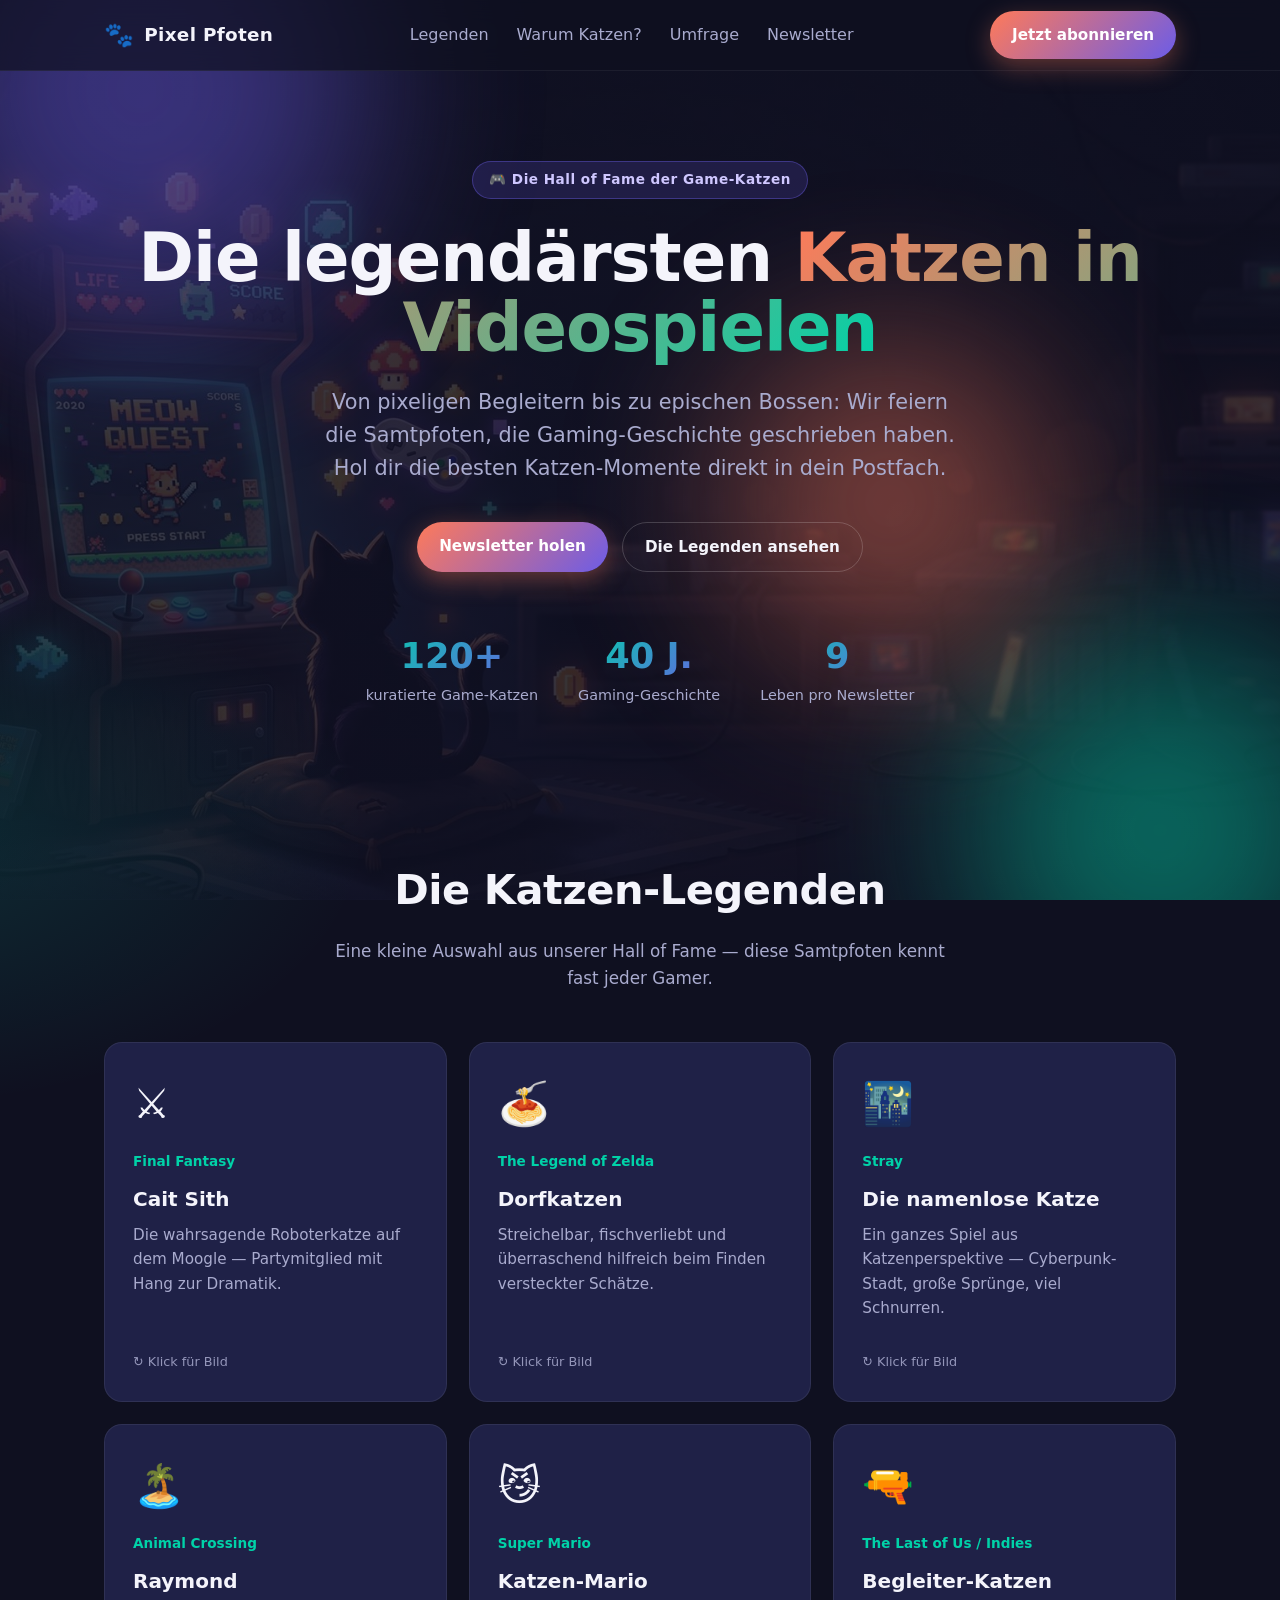
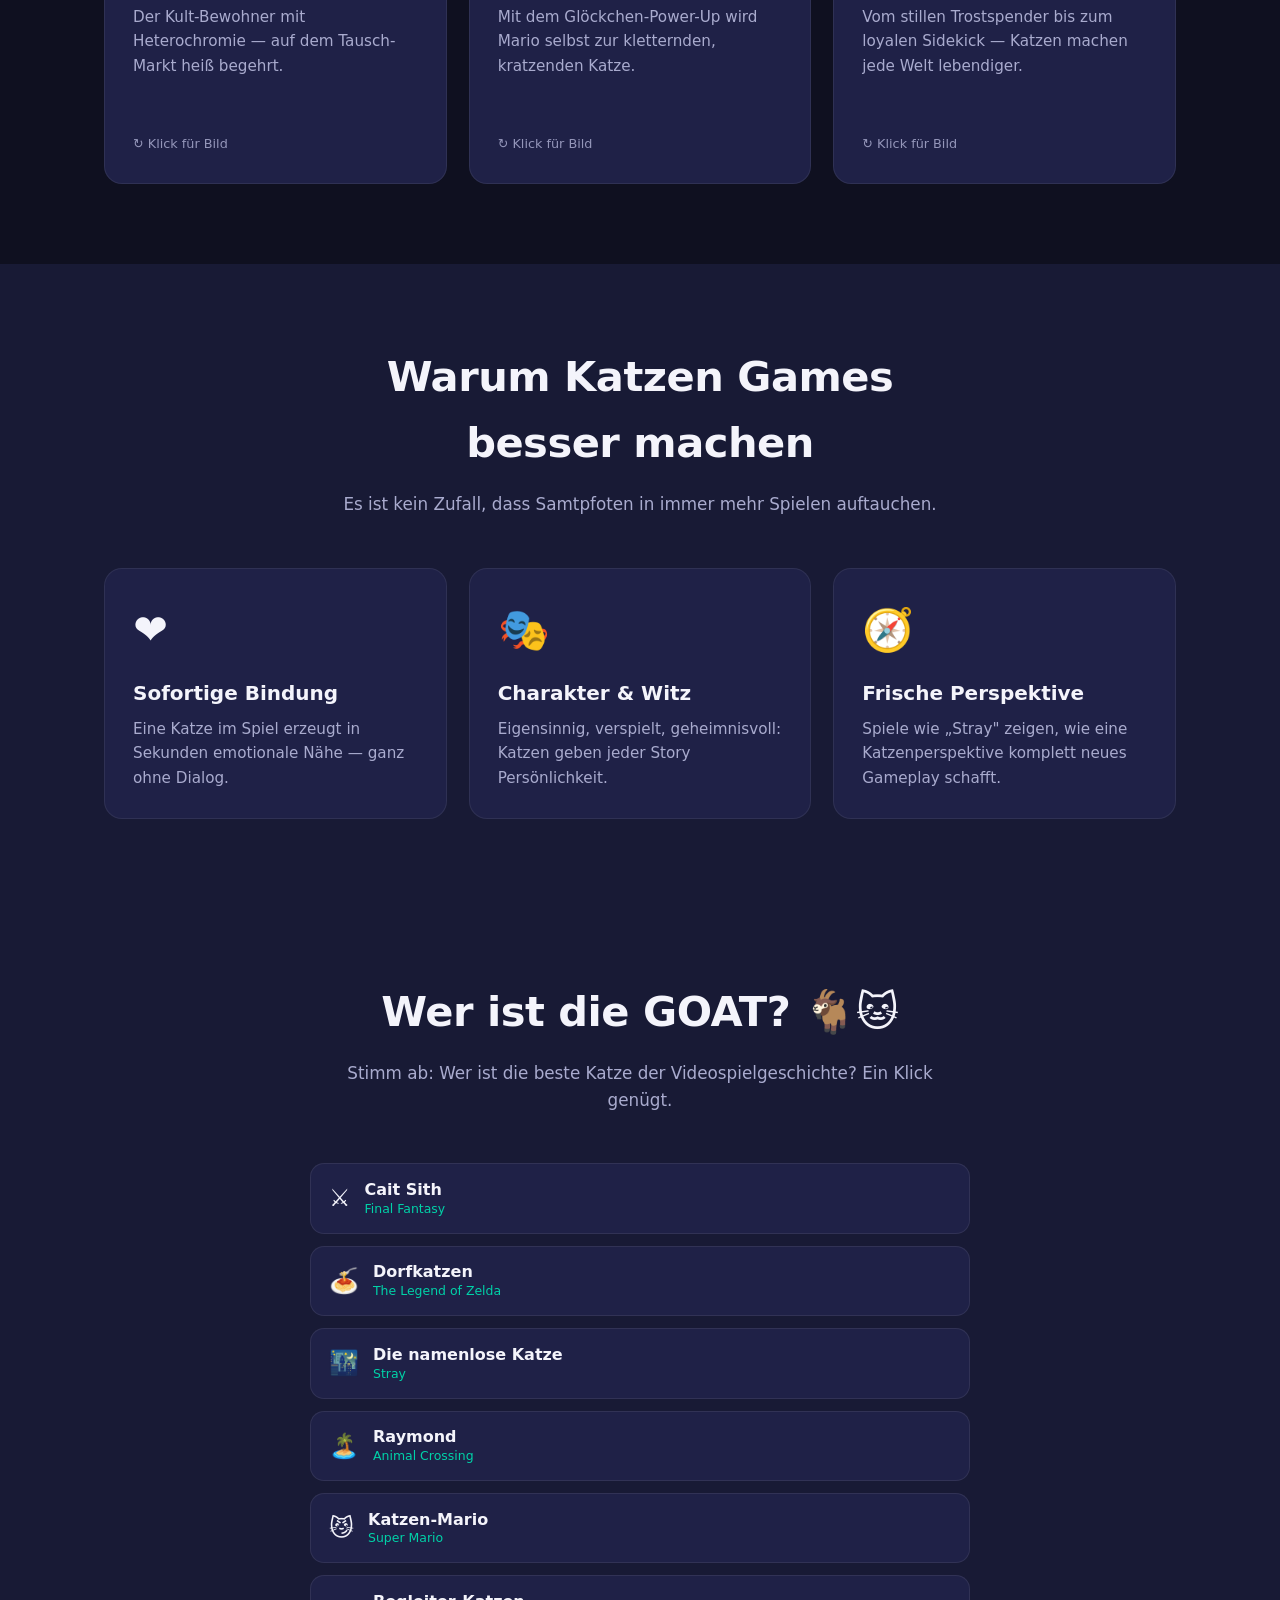
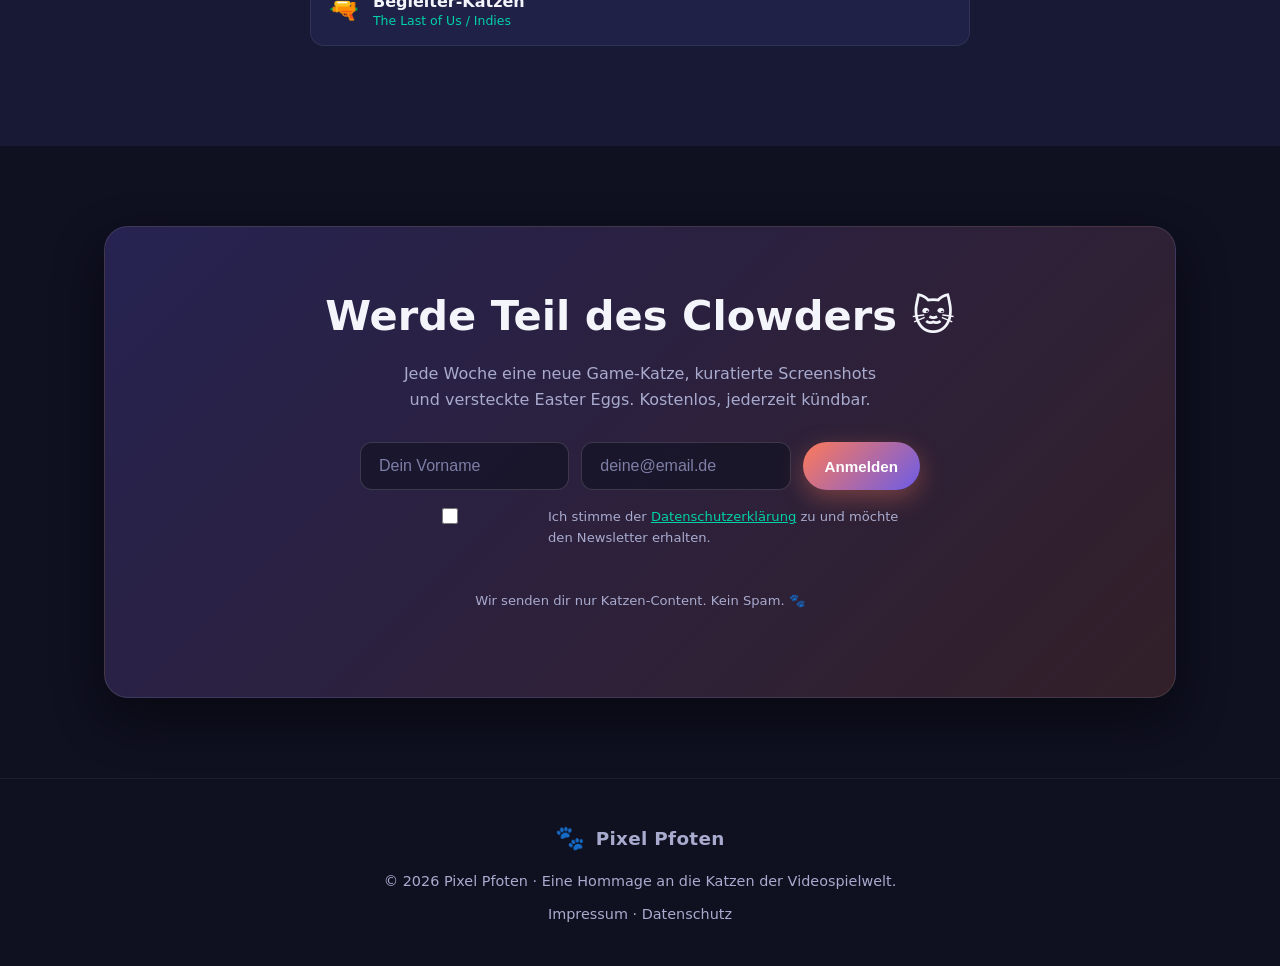
<file: index.html>
<!DOCTYPE html>
<html lang="de">
<head>
  <meta charset="UTF-8" />
  <meta name="viewport" content="width=device-width, initial-scale=1.0" />
  <title>Pixel Pfoten · Katzen in Videospielen</title>
  <meta name="description" content="Die ultimative Hommage an die legendärsten Katzen der Videospielgeschichte. Hol dir den Newsletter mit den besten Katzen-Momenten aus Games." />

  <!-- Favicon -->
  <link rel="icon" type="image/svg+xml" href="/favicon.svg" />

  <!-- Social-Vorschau (Open Graph & Twitter) -->
  <meta property="og:type" content="website" />
  <meta property="og:url" content="https://meine-webseite-bh4.pages.dev/" />
  <meta property="og:title" content="Pixel Pfoten · Katzen in Videospielen" />
  <meta property="og:description" content="Die legendärsten Katzen der Videospielgeschichte – jede Woche neu im kostenlosen Newsletter." />
  <meta property="og:image" content="https://meine-webseite-bh4.pages.dev/og-image.jpg" />
  <meta property="og:image:width" content="1200" />
  <meta property="og:image:height" content="630" />
  <meta property="og:locale" content="de_DE" />
  <meta name="twitter:card" content="summary_large_image" />
  <meta name="twitter:title" content="Pixel Pfoten · Katzen in Videospielen" />
  <meta name="twitter:description" content="Die legendärsten Game-Katzen – jede Woche neu im Newsletter." />
  <meta name="twitter:image" content="https://meine-webseite-bh4.pages.dev/og-image.jpg" />

  <style>
    :root {
      --bg: #0f1020;
      --bg-soft: #181a35;
      --card: #1f2147;
      --accent: #ff7a59;
      --accent-2: #6c5ce7;
      --accent-3: #00d2a8;
      --text: #f4f4fb;
      --muted: #a9abce;
      --radius: 18px;
      --shadow: 0 20px 50px rgba(0, 0, 0, 0.45);
      --maxw: 1120px;
    }

    * { box-sizing: border-box; margin: 0; padding: 0; }

    html { scroll-behavior: smooth; }

    body {
      font-family: "Segoe UI", system-ui, -apple-system, sans-serif;
      background:
        /* Farbige Neon-Glows oben drüber */
        radial-gradient(1200px 600px at 80% -10%, rgba(108, 92, 231, 0.30), transparent 60%),
        radial-gradient(900px 500px at -10% 20%, rgba(0, 210, 168, 0.15), transparent 55%),
        /* Dunkles Overlay, damit der Text lesbar bleibt */
        linear-gradient(rgba(15, 16, 32, 0.82), rgba(15, 16, 32, 0.90)),
        /* Das generierte Hintergrundbild */
        url("hintergrund.jpg") center top / cover no-repeat fixed,
        var(--bg);
      color: var(--text);
      line-height: 1.6;
      -webkit-font-smoothing: antialiased;
    }

    .wrap { max-width: var(--maxw); margin: 0 auto; padding: 0 24px; }

    /* ---------- Nav ---------- */
    header {
      position: sticky; top: 0; z-index: 50;
      backdrop-filter: blur(12px);
      background: rgba(15, 16, 32, 0.7);
      border-bottom: 1px solid rgba(255, 255, 255, 0.06);
    }
    .nav { display: flex; align-items: center; justify-content: space-between; height: 70px; }
    .logo { display: flex; align-items: center; gap: 10px; font-weight: 800; font-size: 1.15rem; letter-spacing: 0.3px; }
    .logo .paw { font-size: 1.5rem; }
    .nav-links { display: flex; gap: 28px; align-items: center; }
    .nav-links a { color: var(--muted); text-decoration: none; font-weight: 500; transition: color 0.2s; }
    .nav-links a:hover { color: var(--text); }
    .btn {
      display: inline-block; cursor: pointer; border: none;
      background: linear-gradient(135deg, var(--accent), var(--accent-2));
      color: #fff; font-weight: 700; padding: 12px 22px;
      border-radius: 999px; text-decoration: none; font-size: 0.95rem;
      transition: transform 0.15s ease, box-shadow 0.2s ease;
      box-shadow: 0 8px 24px rgba(255, 122, 89, 0.35);
    }
    .btn:hover { transform: translateY(-2px); box-shadow: 0 12px 30px rgba(255, 122, 89, 0.5); }
    @media (max-width: 720px) { .nav-links { display: none; } }

    /* ---------- Hero ---------- */
    .hero { padding: 90px 0 70px; text-align: center; }
    .badge {
      display: inline-block; padding: 7px 16px; border-radius: 999px;
      background: rgba(108, 92, 231, 0.18); color: #cfc7ff;
      font-size: 0.85rem; font-weight: 600; letter-spacing: 0.5px;
      border: 1px solid rgba(108, 92, 231, 0.4); margin-bottom: 24px;
    }
    .hero h1 {
      font-size: clamp(2.4rem, 6vw, 4.2rem); line-height: 1.05; font-weight: 900;
      letter-spacing: -1px; margin-bottom: 22px;
    }
    .hero h1 .grad {
      background: linear-gradient(135deg, var(--accent), var(--accent-3));
      -webkit-background-clip: text; background-clip: text; color: transparent;
    }
    .hero p.lead { font-size: clamp(1.05rem, 2.2vw, 1.3rem); color: var(--muted); max-width: 640px; margin: 0 auto 36px; }
    .hero-cta { display: flex; gap: 14px; justify-content: center; flex-wrap: wrap; }
    .btn-ghost {
      background: transparent; box-shadow: none;
      border: 1px solid rgba(255, 255, 255, 0.18); color: var(--text);
    }
    .btn-ghost:hover { box-shadow: none; background: rgba(255, 255, 255, 0.05); }

    /* ---------- Stats ---------- */
    .stats { display: flex; gap: 40px; justify-content: center; flex-wrap: wrap; margin-top: 56px; }
    .stat { text-align: center; }
    .stat .num {
      font-size: 2.2rem; font-weight: 900;
      background: linear-gradient(135deg, var(--accent-3), var(--accent-2));
      -webkit-background-clip: text; background-clip: text; color: transparent;
    }
    .stat .label { color: var(--muted); font-size: 0.9rem; }

    /* ---------- Section ---------- */
    section { padding: 80px 0; }
    .section-head { text-align: center; max-width: 620px; margin: 0 auto 50px; }
    .section-head h2 { font-size: clamp(1.8rem, 4vw, 2.6rem); font-weight: 800; letter-spacing: -0.5px; margin-bottom: 14px; }
    .section-head p { color: var(--muted); font-size: 1.05rem; }

    /* ---------- Cat cards ---------- */
    .grid { display: grid; grid-template-columns: repeat(auto-fit, minmax(260px, 1fr)); gap: 22px; }
    .card {
      background: var(--card); border: 1px solid rgba(255, 255, 255, 0.07);
      border-radius: var(--radius); padding: 28px; transition: transform 0.2s ease, border-color 0.2s ease;
    }
    .card:hover { transform: translateY(-8px); border-color: rgba(255, 122, 89, 0.6); box-shadow: 0 18px 40px rgba(0, 0, 0, 0.35), 0 0 0 1px rgba(255, 122, 89, 0.15); }
    .card .emoji { transition: transform 0.25s ease; }
    .card:hover .emoji { transform: scale(1.18) rotate(-6deg); }
    .card .emoji { font-size: 2.6rem; margin-bottom: 14px; display: block; }
    .card h3 { font-size: 1.25rem; margin-bottom: 8px; }
    .card .game { color: var(--accent-3); font-size: 0.85rem; font-weight: 600; margin-bottom: 10px; display: block; }
    .card p { color: var(--muted); font-size: 0.95rem; }

    /* ---------- Lead form ---------- */
    .signup {
      background: linear-gradient(135deg, rgba(108, 92, 231, 0.25), rgba(255, 122, 89, 0.15));
      border: 1px solid rgba(255, 255, 255, 0.1);
      border-radius: 24px; padding: 56px 32px; text-align: center;
      box-shadow: var(--shadow);
    }
    .signup h2 { font-size: clamp(1.8rem, 4vw, 2.6rem); font-weight: 800; margin-bottom: 12px; }
    .signup p { color: var(--muted); max-width: 480px; margin: 0 auto 30px; }
    form.lead-form { display: flex; gap: 12px; justify-content: center; flex-wrap: wrap; max-width: 560px; margin: 0 auto; }
    .lead-form input {
      flex: 1 1 200px; min-width: 180px; padding: 14px 18px; border-radius: 12px;
      border: 1px solid rgba(255, 255, 255, 0.15); background: rgba(15, 16, 32, 0.6);
      color: var(--text); font-size: 1rem; outline: none; transition: border-color 0.2s;
    }
    .lead-form input:focus { border-color: var(--accent); }
    .lead-form input::placeholder { color: #7d7fa6; }
    .lead-form button { flex: 0 0 auto; }
    .form-note { font-size: 0.82rem; color: var(--muted); margin-top: 16px; }
    .lead-consent {
      flex: 1 1 100%; display: flex; align-items: flex-start; justify-content: center;
      gap: 8px; font-size: 0.82rem; color: var(--muted); margin-top: 4px; text-align: left;
    }
    .lead-consent input { width: 16px; height: 16px; margin-top: 2px; accent-color: var(--accent); flex: 0 0 auto; cursor: pointer; }
    .lead-consent a { color: var(--accent-3); }
    .form-msg { margin-top: 18px; font-weight: 600; min-height: 24px; }
    .form-msg.ok { color: var(--accent-3); }
    .form-msg.err { color: var(--accent); }

    /* ---------- Footer ---------- */
    footer { padding: 40px 0; text-align: center; color: var(--muted); border-top: 1px solid rgba(255, 255, 255, 0.06); font-size: 0.9rem; }
    footer .logo { justify-content: center; margin-bottom: 12px; }
    .footer-links { margin-top: 10px; }
    .footer-links a { color: var(--muted); text-decoration: none; }
    .footer-links a:hover { color: var(--text); text-decoration: underline; }

    /* ---------- Animierter Hintergrund-Glow ---------- */
    main { position: relative; z-index: 1; }
    .bg-glow { position: fixed; inset: 0; z-index: 0; pointer-events: none; overflow: hidden; }
    .bg-glow span { position: absolute; border-radius: 50%; filter: blur(90px); opacity: 0.45; }
    .bg-glow .g1 { width: 460px; height: 460px; background: var(--accent-2); top: -140px; left: -90px; animation: drift1 18s ease-in-out infinite; }
    .bg-glow .g2 { width: 380px; height: 380px; background: var(--accent-3); bottom: -120px; right: -70px; animation: drift2 22s ease-in-out infinite; }
    .bg-glow .g3 { width: 320px; height: 320px; background: var(--accent); top: 38%; right: 18%; animation: drift1 26s ease-in-out infinite reverse; }

    @keyframes drift1 { 0%, 100% { transform: translate(0, 0) scale(1); } 50% { transform: translate(45px, 35px) scale(1.18); } }
    @keyframes drift2 { 0%, 100% { transform: translate(0, 0) scale(1); } 50% { transform: translate(-55px, -35px) scale(1.12); } }

    /* ---------- Scroll-Reveal & Auftritts-Animationen ---------- */
    @keyframes fadeDown { from { opacity: 0; transform: translateY(-18px); } to { opacity: 1; transform: none; } }
    @keyframes fadeUp { from { opacity: 0; transform: translateY(22px); } to { opacity: 1; transform: none; } }
    @keyframes floaty { 0%, 100% { transform: translateY(0); } 50% { transform: translateY(-9px); } }

    @media (prefers-reduced-motion: no-preference) {
      .reveal { opacity: 0; transform: translateY(30px); transition: opacity 0.7s ease, transform 0.7s ease; }
      .reveal.visible { opacity: 1; transform: none; }

      .hero h1 { animation: fadeDown 0.8s ease both; }
      .hero p.lead { animation: fadeUp 0.8s ease 0.15s both; }
      .hero .hero-cta { animation: fadeUp 0.8s ease 0.30s both; }
      .hero .stats { animation: fadeUp 0.8s ease 0.45s both; }
      .hero .badge { animation: fadeDown 0.8s ease both, floaty 4s ease-in-out 0.8s infinite; }
    }

    /* ---------- Flip-Karten (Legenden) ---------- */
    .card.flip {
      background: transparent;
      border: none;
      padding: 0;
      min-height: 360px;
      perspective: 1200px;
      cursor: pointer;
      position: relative;
    }
    .card.flip:hover { transform: translateY(-8px); box-shadow: none; border-color: transparent; }
    .card.flip:focus-visible { outline: 2px solid var(--accent); outline-offset: 4px; }

    .card.flip .card-inner {
      position: absolute; inset: 0;
      transform-style: preserve-3d;
      transition: transform 0.7s cubic-bezier(0.4, 0.2, 0.2, 1);
    }
    .card.flip.flipped .card-inner { transform: rotateY(180deg); }

    .card.flip .card-front,
    .card.flip .card-back {
      position: absolute; inset: 0;
      border-radius: var(--radius);
      border: 1px solid rgba(255, 255, 255, 0.07);
      -webkit-backface-visibility: hidden;
      backface-visibility: hidden;
      overflow: hidden;
    }
    .card.flip .card-front {
      background: var(--card);
      padding: 28px;
      display: flex; flex-direction: column;
      transition: border-color 0.2s ease, box-shadow 0.2s ease;
    }
    .card.flip:hover .card-front { border-color: rgba(255, 122, 89, 0.6); box-shadow: 0 18px 40px rgba(0, 0, 0, 0.35); }

    .card.flip .card-back {
      transform: rotateY(180deg);
      background-color: var(--accent-2);
      background-size: cover; background-position: center;
      display: flex; align-items: flex-end;
    }
    .card.flip .card-back::before {
      content: ""; position: absolute; inset: 0;
      background: linear-gradient(to top, rgba(15, 16, 32, 0.92) 8%, rgba(15, 16, 32, 0.3) 65%, rgba(15, 16, 32, 0.05));
    }
    .card.flip .card-back-content { position: relative; z-index: 1; padding: 26px; }
    .card.flip .card-back-content .game { color: var(--accent-3); }
    .card.flip .card-back-content h3 { font-size: 1.45rem; }
    .card-more {
      position: relative; z-index: 1; display: inline-block; margin-top: 14px;
      padding: 9px 18px; border-radius: 999px; font-size: 0.85rem; font-weight: 700;
      color: #fff; text-decoration: none;
      background: linear-gradient(135deg, var(--accent), var(--accent-2));
      box-shadow: 0 8px 20px rgba(255, 122, 89, 0.4);
      transition: transform 0.15s ease, box-shadow 0.2s ease;
    }
    .card-more:hover { transform: translateY(-2px); box-shadow: 0 12px 26px rgba(255, 122, 89, 0.55); }

    .flip-hint {
      margin-top: auto; padding-top: 16px;
      font-size: 0.8rem; color: var(--muted); opacity: 0.85;
      display: inline-flex; align-items: center; gap: 6px;
    }
    .card.flip:hover .flip-hint { color: var(--accent); }

    /* ---------- Umfrage / Poll ---------- */
    .poll { max-width: 660px; margin: 0 auto; display: flex; flex-direction: column; gap: 12px; }
    .poll-option {
      position: relative; overflow: hidden; cursor: pointer; width: 100%; text-align: left;
      background: var(--card); border: 1px solid rgba(255, 255, 255, 0.08);
      border-radius: 14px; padding: 15px 18px; color: var(--text); font: inherit;
      display: flex; align-items: center; gap: 14px;
      transition: border-color 0.2s ease, transform 0.15s ease;
    }
    .poll-option:hover:not(:disabled) { border-color: rgba(255, 122, 89, 0.6); transform: translateY(-2px); }
    .poll-option:disabled { cursor: default; }
    .poll-bar {
      position: absolute; left: 0; top: 0; bottom: 0; width: 0; z-index: 0;
      background: linear-gradient(90deg, rgba(108, 92, 231, 0.5), rgba(255, 122, 89, 0.35));
      transition: width 0.9s cubic-bezier(0.4, 0.2, 0.2, 1);
    }
    .poll-option.is-choice .poll-bar { background: linear-gradient(90deg, rgba(0, 210, 168, 0.55), rgba(108, 92, 231, 0.45)); }
    .poll-emoji, .poll-label, .poll-pct { position: relative; z-index: 1; }
    .poll-emoji { font-size: 1.5rem; }
    .poll-label { flex: 1; line-height: 1.3; }
    .poll-label .name { font-weight: 700; }
    .poll-label .game { display: block; color: var(--accent-3); font-size: 0.78rem; }
    .poll-option.is-choice .poll-label .name::after { content: " ✓"; color: var(--accent-3); }
    .poll-pct { font-weight: 800; font-size: 1.05rem; min-width: 52px; text-align: right; opacity: 0; transition: opacity 0.5s ease; }
    .poll.voted .poll-pct { opacity: 1; }
    .poll.voted .poll-option:not(.is-choice) { opacity: 0.78; }
    .poll-meta { text-align: center; margin-top: 20px; color: var(--muted); font-size: 0.9rem; }
    .poll-reset { display: none; background: none; border: none; color: var(--accent); cursor: pointer; text-decoration: underline; font-size: 0.85rem; margin-left: 8px; }
  </style>
</head>
<body>
  <div class="bg-glow" aria-hidden="true">
    <span class="g1"></span>
    <span class="g2"></span>
    <span class="g3"></span>
  </div>

  <header>
    <div class="wrap nav">
      <div class="logo"><span class="paw">🐾</span> Pixel Pfoten</div>
      <nav class="nav-links">
        <a href="#legenden">Legenden</a>
        <a href="#warum">Warum Katzen?</a>
        <a href="#umfrage">Umfrage</a>
        <a href="#newsletter">Newsletter</a>
      </nav>
      <a href="#newsletter" class="btn">Jetzt abonnieren</a>
    </div>
  </header>

  <main>
    <!-- Hero -->
    <section class="hero">
      <div class="wrap">
        <span class="badge">🎮 Die Hall of Fame der Game-Katzen</span>
        <h1>Die legendärsten <span class="grad">Katzen in Videospielen</span></h1>
        <p class="lead">Von pixeligen Begleitern bis zu epischen Bossen: Wir feiern die Samtpfoten, die Gaming-Geschichte geschrieben haben. Hol dir die besten Katzen-Momente direkt in dein Postfach.</p>
        <div class="hero-cta">
          <a href="#newsletter" class="btn">Newsletter holen</a>
          <a href="#legenden" class="btn btn-ghost">Die Legenden ansehen</a>
        </div>

        <div class="stats">
          <div class="stat"><div class="num">120+</div><div class="label">kuratierte Game-Katzen</div></div>
          <div class="stat"><div class="num">40 J.</div><div class="label">Gaming-Geschichte</div></div>
          <div class="stat"><div class="num">9</div><div class="label">Leben pro Newsletter</div></div>
        </div>
      </div>
    </section>

    <!-- Cat legends -->
    <section id="legenden">
      <div class="wrap">
        <div class="section-head">
          <h2>Die Katzen-Legenden</h2>
          <p>Eine kleine Auswahl aus unserer Hall of Fame — diese Samtpfoten kennt fast jeder Gamer.</p>
        </div>
        <div class="grid">
          <div class="card flip" tabindex="0" role="button" aria-pressed="false" aria-label="Cait Sith – Karte umdrehen für Bild">
            <div class="card-inner">
              <div class="card-front">
                <span class="emoji">⚔️</span>
                <span class="game">Final Fantasy</span>
                <h3>Cait Sith</h3>
                <p>Die wahrsagende Roboterkatze auf dem Moogle — Partymitglied mit Hang zur Dramatik.</p>
                <span class="flip-hint">↻ Klick für Bild</span>
              </div>
              <div class="card-back" style="background-image: url('bilder/cait-sith.jpg')">
                <div class="card-back-content">
                  <span class="game">Final Fantasy</span>
                  <h3>Cait Sith</h3>
                  <a class="card-more" href="/katze/cait-sith/">Mehr erfahren →</a>
                </div>
              </div>
            </div>
          </div>
          <div class="card flip" tabindex="0" role="button" aria-pressed="false" aria-label="Dorfkatzen – Karte umdrehen für Bild">
            <div class="card-inner">
              <div class="card-front">
                <span class="emoji">🍝</span>
                <span class="game">The Legend of Zelda</span>
                <h3>Dorfkatzen</h3>
                <p>Streichelbar, fischverliebt und überraschend hilfreich beim Finden versteckter Schätze.</p>
                <span class="flip-hint">↻ Klick für Bild</span>
              </div>
              <div class="card-back" style="background-image: url('bilder/zelda-katze.jpg')">
                <div class="card-back-content">
                  <span class="game">The Legend of Zelda</span>
                  <h3>Dorfkatzen</h3>
                  <a class="card-more" href="/katze/zelda-dorfkatzen/">Mehr erfahren →</a>
                </div>
              </div>
            </div>
          </div>
          <div class="card flip" tabindex="0" role="button" aria-pressed="false" aria-label="Die namenlose Katze – Karte umdrehen für Bild">
            <div class="card-inner">
              <div class="card-front">
                <span class="emoji">🌃</span>
                <span class="game">Stray</span>
                <h3>Die namenlose Katze</h3>
                <p>Ein ganzes Spiel aus Katzenperspektive — Cyberpunk-Stadt, große Sprünge, viel Schnurren.</p>
                <span class="flip-hint">↻ Klick für Bild</span>
              </div>
              <div class="card-back" style="background-image: url('bilder/stray-katze.jpg')">
                <div class="card-back-content">
                  <span class="game">Stray</span>
                  <h3>Die namenlose Katze</h3>
                  <a class="card-more" href="/katze/stray/">Mehr erfahren →</a>
                </div>
              </div>
            </div>
          </div>
          <div class="card flip" tabindex="0" role="button" aria-pressed="false" aria-label="Raymond – Karte umdrehen für Bild">
            <div class="card-inner">
              <div class="card-front">
                <span class="emoji">🏝️</span>
                <span class="game">Animal Crossing</span>
                <h3>Raymond</h3>
                <p>Der Kult-Bewohner mit Heterochromie — auf dem Tausch-Markt heiß begehrt.</p>
                <span class="flip-hint">↻ Klick für Bild</span>
              </div>
              <div class="card-back" style="background-image: url('bilder/raymond.jpg')">
                <div class="card-back-content">
                  <span class="game">Animal Crossing</span>
                  <h3>Raymond</h3>
                  <a class="card-more" href="/katze/raymond/">Mehr erfahren →</a>
                </div>
              </div>
            </div>
          </div>
          <div class="card flip" tabindex="0" role="button" aria-pressed="false" aria-label="Katzen-Mario – Karte umdrehen für Bild">
            <div class="card-inner">
              <div class="card-front">
                <span class="emoji">😼</span>
                <span class="game">Super Mario</span>
                <h3>Katzen-Mario</h3>
                <p>Mit dem Glöckchen-Power-Up wird Mario selbst zur kletternden, kratzenden Katze.</p>
                <span class="flip-hint">↻ Klick für Bild</span>
              </div>
              <div class="card-back" style="background-image: url('bilder/mario-katze.jpg')">
                <div class="card-back-content">
                  <span class="game">Super Mario</span>
                  <h3>Katzen-Mario</h3>
                  <a class="card-more" href="/katze/mario/">Mehr erfahren →</a>
                </div>
              </div>
            </div>
          </div>
          <div class="card flip" tabindex="0" role="button" aria-pressed="false" aria-label="Begleiter-Katzen – Karte umdrehen für Bild">
            <div class="card-inner">
              <div class="card-front">
                <span class="emoji">🔫</span>
                <span class="game">The Last of Us / Indies</span>
                <h3>Begleiter-Katzen</h3>
                <p>Vom stillen Trostspender bis zum loyalen Sidekick — Katzen machen jede Welt lebendiger.</p>
                <span class="flip-hint">↻ Klick für Bild</span>
              </div>
              <div class="card-back" style="background-image: url('bilder/begleiter-katze.jpg')">
                <div class="card-back-content">
                  <span class="game">The Last of Us / Indies</span>
                  <h3>Begleiter-Katzen</h3>
                  <a class="card-more" href="/katze/begleiter-katzen/">Mehr erfahren →</a>
                </div>
              </div>
            </div>
          </div>
        </div>
      </div>
    </section>

    <!-- Why cats -->
    <section id="warum" style="background: var(--bg-soft);">
      <div class="wrap">
        <div class="section-head">
          <h2>Warum Katzen Games besser machen</h2>
          <p>Es ist kein Zufall, dass Samtpfoten in immer mehr Spielen auftauchen.</p>
        </div>
        <div class="grid">
          <div class="card">
            <span class="emoji">❤️</span>
            <h3>Sofortige Bindung</h3>
            <p>Eine Katze im Spiel erzeugt in Sekunden emotionale Nähe — ganz ohne Dialog.</p>
          </div>
          <div class="card">
            <span class="emoji">🎭</span>
            <h3>Charakter & Witz</h3>
            <p>Eigensinnig, verspielt, geheimnisvoll: Katzen geben jeder Story Persönlichkeit.</p>
          </div>
          <div class="card">
            <span class="emoji">🧭</span>
            <h3>Frische Perspektive</h3>
            <p>Spiele wie „Stray" zeigen, wie eine Katzenperspektive komplett neues Gameplay schafft.</p>
          </div>
        </div>
      </div>
    </section>

    <!-- Umfrage / Poll -->
    <section id="umfrage" style="background: var(--bg-soft);">
      <div class="wrap">
        <div class="section-head">
          <h2>Wer ist die GOAT? 🐐🐱</h2>
          <p>Stimm ab: Wer ist die beste Katze der Videospielgeschichte? Ein Klick genügt.</p>
        </div>
        <div class="poll" id="poll">
          <button class="poll-option" data-id="cait" type="button">
            <span class="poll-bar"></span>
            <span class="poll-emoji">⚔️</span>
            <span class="poll-label"><span class="name">Cait Sith</span><span class="game">Final Fantasy</span></span>
            <span class="poll-pct"></span>
          </button>
          <button class="poll-option" data-id="zelda" type="button">
            <span class="poll-bar"></span>
            <span class="poll-emoji">🍝</span>
            <span class="poll-label"><span class="name">Dorfkatzen</span><span class="game">The Legend of Zelda</span></span>
            <span class="poll-pct"></span>
          </button>
          <button class="poll-option" data-id="stray" type="button">
            <span class="poll-bar"></span>
            <span class="poll-emoji">🌃</span>
            <span class="poll-label"><span class="name">Die namenlose Katze</span><span class="game">Stray</span></span>
            <span class="poll-pct"></span>
          </button>
          <button class="poll-option" data-id="raymond" type="button">
            <span class="poll-bar"></span>
            <span class="poll-emoji">🏝️</span>
            <span class="poll-label"><span class="name">Raymond</span><span class="game">Animal Crossing</span></span>
            <span class="poll-pct"></span>
          </button>
          <button class="poll-option" data-id="mario" type="button">
            <span class="poll-bar"></span>
            <span class="poll-emoji">😼</span>
            <span class="poll-label"><span class="name">Katzen-Mario</span><span class="game">Super Mario</span></span>
            <span class="poll-pct"></span>
          </button>
          <button class="poll-option" data-id="begleiter" type="button">
            <span class="poll-bar"></span>
            <span class="poll-emoji">🔫</span>
            <span class="poll-label"><span class="name">Begleiter-Katzen</span><span class="game">The Last of Us / Indies</span></span>
            <span class="poll-pct"></span>
          </button>
        </div>
        <p class="poll-meta"><span id="pollTotal"></span><button class="poll-reset" id="pollReset" type="button">Stimme ändern</button></p>
      </div>
    </section>

    <!-- Newsletter / Lead form -->
    <section id="newsletter">
      <div class="wrap">
        <div class="signup">
          <h2>Werde Teil des Clowders 🐱</h2>
          <p>Jede Woche eine neue Game-Katze, kuratierte Screenshots und versteckte Easter Eggs. Kostenlos, jederzeit kündbar.</p>
          <form class="lead-form" id="leadForm" novalidate>
            <input type="text" id="firstName" name="firstName" placeholder="Dein Vorname" autocomplete="given-name" required />
            <input type="email" id="email" name="email" placeholder="deine@email.de" autocomplete="email" required />
            <button type="submit" class="btn">Anmelden</button>
            <label class="lead-consent">
              <input type="checkbox" id="consent" />
              <span>Ich stimme der <a href="/datenschutz/">Datenschutzerklärung</a> zu und möchte den Newsletter erhalten.</span>
            </label>
          </form>
          <div class="form-msg" id="formMsg" role="status" aria-live="polite"></div>
          <p class="form-note">Wir senden dir nur Katzen-Content. Kein Spam. 🐾</p>
        </div>
      </div>
    </section>
  </main>

  <footer>
    <div class="wrap">
      <div class="logo"><span class="paw">🐾</span> Pixel Pfoten</div>
      <p>© 2026 Pixel Pfoten · Eine Hommage an die Katzen der Videospielwelt.</p>
      <p class="footer-links"><a href="/impressum/">Impressum</a> · <a href="/datenschutz/">Datenschutz</a></p>
    </div>
  </footer>

  <script>
    // Scroll-Reveal: Elemente sanft einblenden, sobald sie in den Blick kommen
    const revealEls = document.querySelectorAll(".card, .section-head, .signup");
    revealEls.forEach((el) => el.classList.add("reveal"));

    // Karten innerhalb eines Grids gestaffelt einblenden
    document.querySelectorAll(".grid").forEach((grid) => {
      grid.querySelectorAll(".card").forEach((card, i) => {
        card.style.transitionDelay = (i * 0.08) + "s";
      });
    });

    if ("IntersectionObserver" in window) {
      const io = new IntersectionObserver((entries) => {
        entries.forEach((entry) => {
          if (entry.isIntersecting) {
            entry.target.classList.add("visible");
            io.unobserve(entry.target);
          }
        });
      }, { threshold: 0.15 });
      revealEls.forEach((el) => io.observe(el));
    } else {
      revealEls.forEach((el) => el.classList.add("visible"));
    }

    // Flip-Karten: Klick oder Enter/Leertaste dreht die Karte um
    document.querySelectorAll(".card.flip").forEach((card) => {
      const toggle = () => {
        card.classList.toggle("flipped");
        card.setAttribute("aria-pressed", card.classList.contains("flipped"));
      };
      card.addEventListener("click", (e) => {
        if (e.target.closest("a")) return; // Links (z. B. "Mehr erfahren") nicht als Flip abfangen
        toggle();
      });
      card.addEventListener("keydown", (e) => {
        if (e.key === "Enter" || e.key === " ") {
          e.preventDefault();
          toggle();
        }
      });
    });

    // Umfrage: Abstimmen, animierte Ergebnis-Balken, Speicherung pro Browser
    (function () {
      const poll = document.getElementById("poll");
      if (!poll) return;
      const STORE = "pixelpfoten_poll_v1";
      const VOTE = "pixelpfoten_vote_v1";
      // Start-Stimmen, damit die Umfrage von Anfang an lebendig wirkt
      const baseline = { cait: 312, zelda: 198, stray: 587, raymond: 264, mario: 341, begleiter: 153 };

      const options = poll.querySelectorAll(".poll-option");
      const totalEl = document.getElementById("pollTotal");
      const resetBtn = document.getElementById("pollReset");

      let counts;
      try { counts = JSON.parse(localStorage.getItem(STORE)) || { ...baseline }; }
      catch { counts = { ...baseline }; }
      let myVote = null;
      try { myVote = localStorage.getItem(VOTE); } catch {}

      const sum = (c) => Object.values(c).reduce((a, b) => a + b, 0);

      function render() {
        const t = sum(counts) || 1;
        poll.classList.add("voted");
        options.forEach((opt) => {
          const id = opt.dataset.id;
          const pct = Math.round((counts[id] / t) * 100);
          opt.classList.toggle("is-choice", id === myVote);
          opt.disabled = true;
          opt.querySelector(".poll-pct").textContent = pct + "%";
          requestAnimationFrame(() => { opt.querySelector(".poll-bar").style.width = pct + "%"; });
        });
        totalEl.textContent = t.toLocaleString("de-DE") + " Stimmen · ";
        resetBtn.style.display = "inline";
      }

      options.forEach((opt) => {
        opt.addEventListener("click", () => {
          if (myVote) return;
          const id = opt.dataset.id;
          counts[id] = (counts[id] || 0) + 1;
          myVote = id;
          try { localStorage.setItem(STORE, JSON.stringify(counts)); localStorage.setItem(VOTE, id); } catch {}
          render();
        });
      });

      resetBtn.addEventListener("click", () => {
        if (myVote && counts[myVote]) counts[myVote] = Math.max(0, counts[myVote] - 1);
        myVote = null;
        try { localStorage.setItem(STORE, JSON.stringify(counts)); localStorage.removeItem(VOTE); } catch {}
        poll.classList.remove("voted");
        options.forEach((opt) => {
          opt.disabled = false;
          opt.classList.remove("is-choice");
          opt.querySelector(".poll-bar").style.width = "0";
          opt.querySelector(".poll-pct").textContent = "";
        });
        totalEl.textContent = "";
        resetBtn.style.display = "none";
      });

      if (myVote) render();
    })();

    const form = document.getElementById("leadForm");
    const msg = document.getElementById("formMsg");

    form.addEventListener("submit", async (e) => {
      e.preventDefault();
      const firstName = document.getElementById("firstName").value.trim();
      const email = document.getElementById("email").value.trim();

      msg.className = "form-msg";
      msg.textContent = "";

      // Einfache Validierung
      if (!firstName) {
        msg.classList.add("err");
        msg.textContent = "Bitte gib deinen Vornamen ein.";
        return;
      }
      const emailOk = /^[^\s@]+@[^\s@]+\.[^\s@]+$/.test(email);
      if (!emailOk) {
        msg.classList.add("err");
        msg.textContent = "Bitte gib eine gültige E-Mail-Adresse ein.";
        return;
      }
      const consent = document.getElementById("consent");
      if (consent && !consent.checked) {
        msg.classList.add("err");
        msg.textContent = "Bitte stimme der Datenschutzerklärung zu.";
        return;
      }

      const btn = form.querySelector("button");
      const originalText = btn.textContent;
      btn.disabled = true;
      btn.textContent = "Senden …";

      try {
        // Sendet den Lead später an dein Backend
        const res = await fetch("/api/lead", {
          method: "POST",
          headers: { "Content-Type": "application/json" },
          body: JSON.stringify({ firstName, email }),
        });

        if (!res.ok) throw new Error("Server-Fehler");

        msg.classList.add("ok");
        msg.textContent = "Willkommen im Clowder, " + firstName + "! 🐾 Schau in dein Postfach.";
        form.reset();
      } catch (err) {
        // Auf der Live-Seite ist /api/lead angebunden. Schlägt der Aufruf hier fehl,
        // sind wir entweder in der lokalen Vorschau (kein Server) oder es gab eine Störung.
        const istLokaleVorschau =
          !location.hostname ||
          location.hostname === "localhost" ||
          location.hostname === "127.0.0.1";

        if (istLokaleVorschau) {
          msg.classList.add("ok");
          msg.textContent = "Danke, " + firstName + "! (Lokale Vorschau – live wird der Lead echt gesendet.)";
          form.reset();
        } else {
          msg.classList.add("err");
          msg.textContent = "Hoppla, das hat gerade nicht geklappt. Bitte versuch es gleich nochmal.";
        }
      } finally {
        btn.disabled = false;
        btn.textContent = originalText;
      }
    });
  </script>
</body>
</html>
</file>
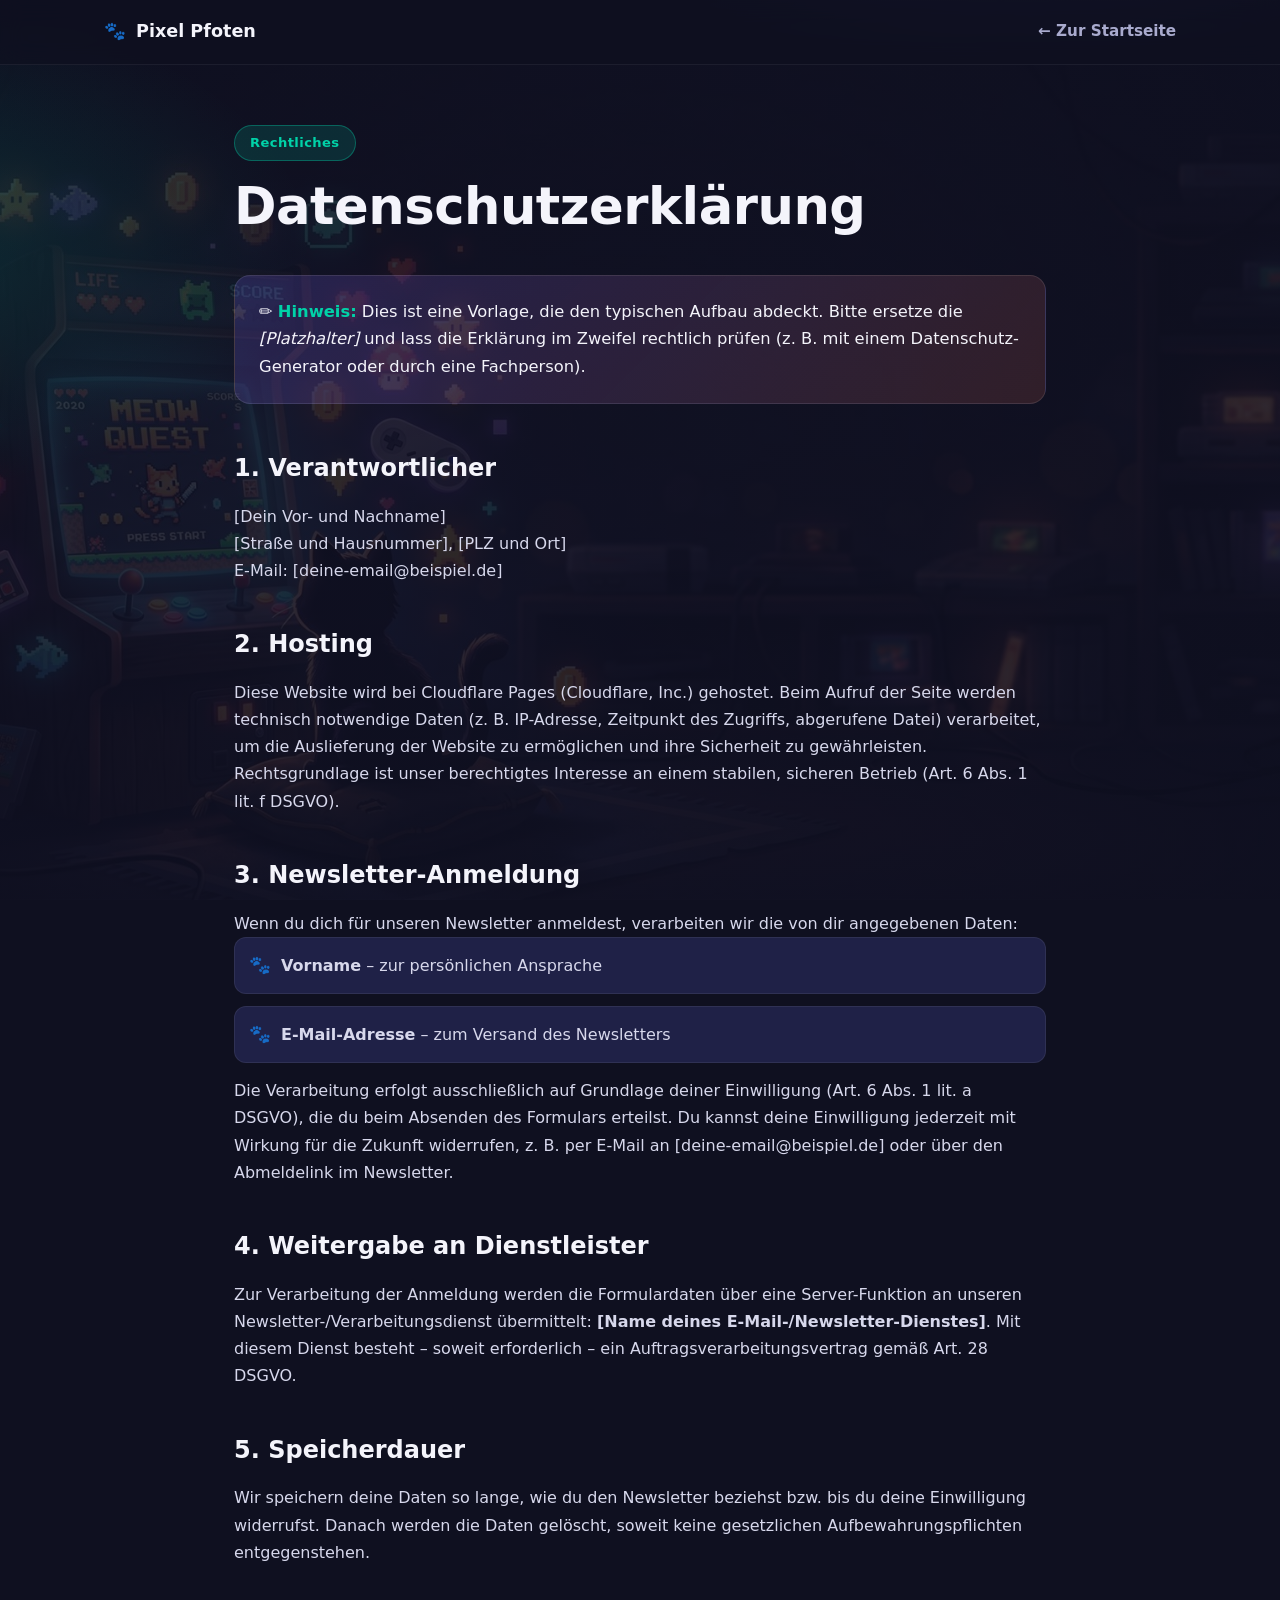
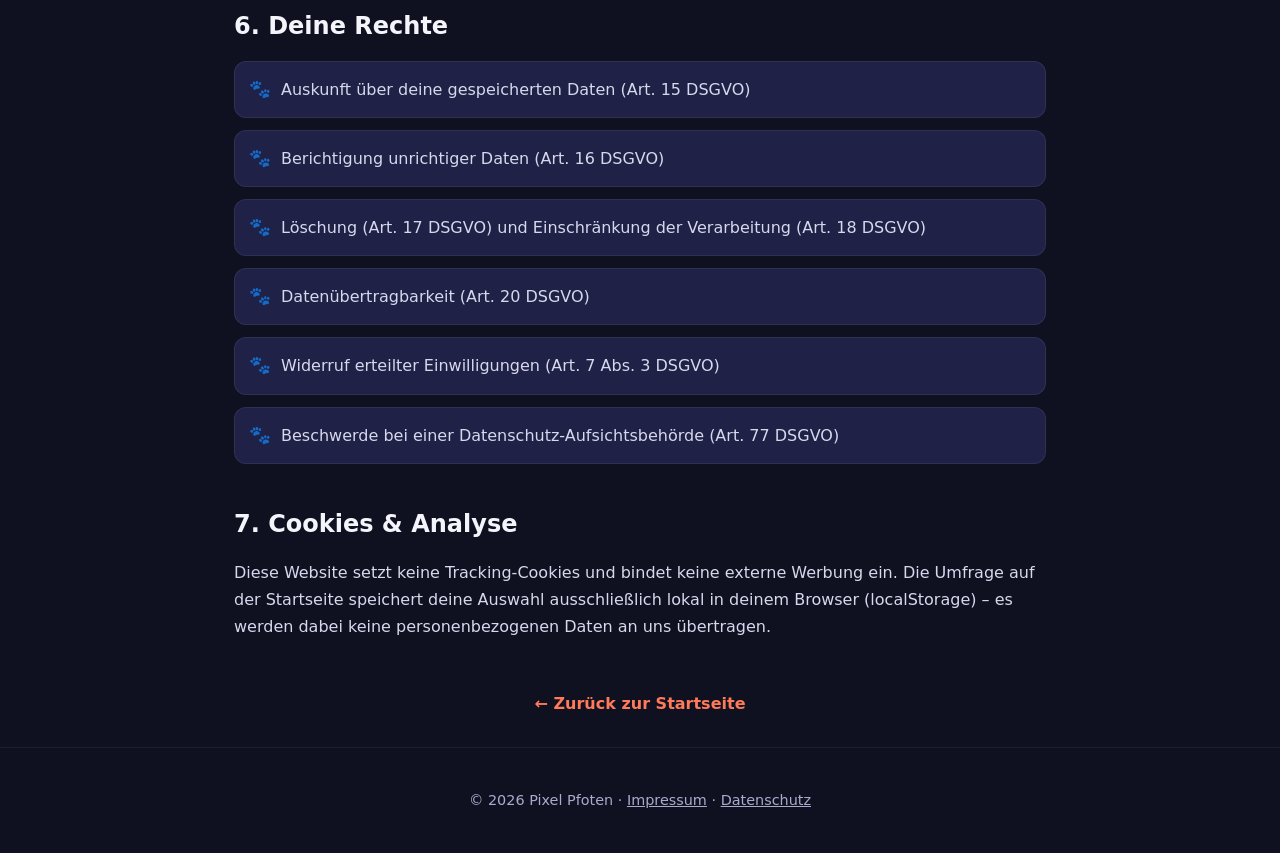
<file: datenschutz/index.html>
<!DOCTYPE html>
<html lang="de">
<head>
  <meta charset="UTF-8" />
  <meta name="viewport" content="width=device-width, initial-scale=1.0" />
  <title>Datenschutzerklärung · Pixel Pfoten</title>
  <meta name="description" content="Datenschutzerklärung von Pixel Pfoten." />
  <link rel="icon" type="image/svg+xml" href="/favicon.svg" />
  <link rel="stylesheet" href="/assets/detail.css" />
</head>
<body>
  <header>
    <div class="nav">
      <a href="/" class="logo"><span>🐾</span> Pixel Pfoten</a>
      <a href="/" class="back">← Zur Startseite</a>
    </div>
  </header>

  <main class="wrap">
    <section class="detail-hero">
      <span class="badge">Rechtliches</span>
      <h1>Datenschutzerklärung</h1>
    </section>

    <aside class="fact">
      ✏️ <strong>Hinweis:</strong> Dies ist eine Vorlage, die den typischen Aufbau abdeckt. Bitte ersetze die <em>[Platzhalter]</em> und lass die Erklärung im Zweifel rechtlich prüfen (z. B. mit einem Datenschutz-Generator oder durch eine Fachperson).
    </aside>

    <section class="detail-block">
      <h2>1. Verantwortlicher</h2>
      <p>
        [Dein Vor- und Nachname]<br />
        [Straße und Hausnummer], [PLZ und Ort]<br />
        E-Mail: [deine-email@beispiel.de]
      </p>
    </section>

    <section class="detail-block">
      <h2>2. Hosting</h2>
      <p>Diese Website wird bei Cloudflare Pages (Cloudflare, Inc.) gehostet. Beim Aufruf der Seite werden technisch notwendige Daten (z. B. IP-Adresse, Zeitpunkt des Zugriffs, abgerufene Datei) verarbeitet, um die Auslieferung der Website zu ermöglichen und ihre Sicherheit zu gewährleisten. Rechtsgrundlage ist unser berechtigtes Interesse an einem stabilen, sicheren Betrieb (Art. 6 Abs. 1 lit. f DSGVO).</p>
    </section>

    <section class="detail-block">
      <h2>3. Newsletter-Anmeldung</h2>
      <p>Wenn du dich für unseren Newsletter anmeldest, verarbeiten wir die von dir angegebenen Daten:</p>
      <ul>
        <li><strong>Vorname</strong> – zur persönlichen Ansprache</li>
        <li><strong>E-Mail-Adresse</strong> – zum Versand des Newsletters</li>
      </ul>
      <p style="margin-top:14px">Die Verarbeitung erfolgt ausschließlich auf Grundlage deiner Einwilligung (Art. 6 Abs. 1 lit. a DSGVO), die du beim Absenden des Formulars erteilst. Du kannst deine Einwilligung jederzeit mit Wirkung für die Zukunft widerrufen, z. B. per E-Mail an [deine-email@beispiel.de] oder über den Abmeldelink im Newsletter.</p>
    </section>

    <section class="detail-block">
      <h2>4. Weitergabe an Dienstleister</h2>
      <p>Zur Verarbeitung der Anmeldung werden die Formulardaten über eine Server-Funktion an unseren Newsletter-/Verarbeitungsdienst übermittelt: <strong>[Name deines E-Mail-/Newsletter-Dienstes]</strong>. Mit diesem Dienst besteht – soweit erforderlich – ein Auftragsverarbeitungsvertrag gemäß Art. 28 DSGVO.</p>
    </section>

    <section class="detail-block">
      <h2>5. Speicherdauer</h2>
      <p>Wir speichern deine Daten so lange, wie du den Newsletter beziehst bzw. bis du deine Einwilligung widerrufst. Danach werden die Daten gelöscht, soweit keine gesetzlichen Aufbewahrungspflichten entgegenstehen.</p>
    </section>

    <section class="detail-block">
      <h2>6. Deine Rechte</h2>
      <ul>
        <li>Auskunft über deine gespeicherten Daten (Art. 15 DSGVO)</li>
        <li>Berichtigung unrichtiger Daten (Art. 16 DSGVO)</li>
        <li>Löschung (Art. 17 DSGVO) und Einschränkung der Verarbeitung (Art. 18 DSGVO)</li>
        <li>Datenübertragbarkeit (Art. 20 DSGVO)</li>
        <li>Widerruf erteilter Einwilligungen (Art. 7 Abs. 3 DSGVO)</li>
        <li>Beschwerde bei einer Datenschutz-Aufsichtsbehörde (Art. 77 DSGVO)</li>
      </ul>
    </section>

    <section class="detail-block">
      <h2>7. Cookies &amp; Analyse</h2>
      <p>Diese Website setzt keine Tracking-Cookies und bindet keine externe Werbung ein. Die Umfrage auf der Startseite speichert deine Auswahl ausschließlich lokal in deinem Browser (localStorage) – es werden dabei keine personenbezogenen Daten an uns übertragen.</p>
    </section>

    <p class="more-cats"><a href="/">← Zurück zur Startseite</a></p>
  </main>

  <footer>
    <div class="wrap">© 2026 Pixel Pfoten · <a href="/impressum/" style="color:var(--muted)">Impressum</a> · <a href="/datenschutz/" style="color:var(--muted)">Datenschutz</a></div>
  </footer>
</body>
</html>
</file>
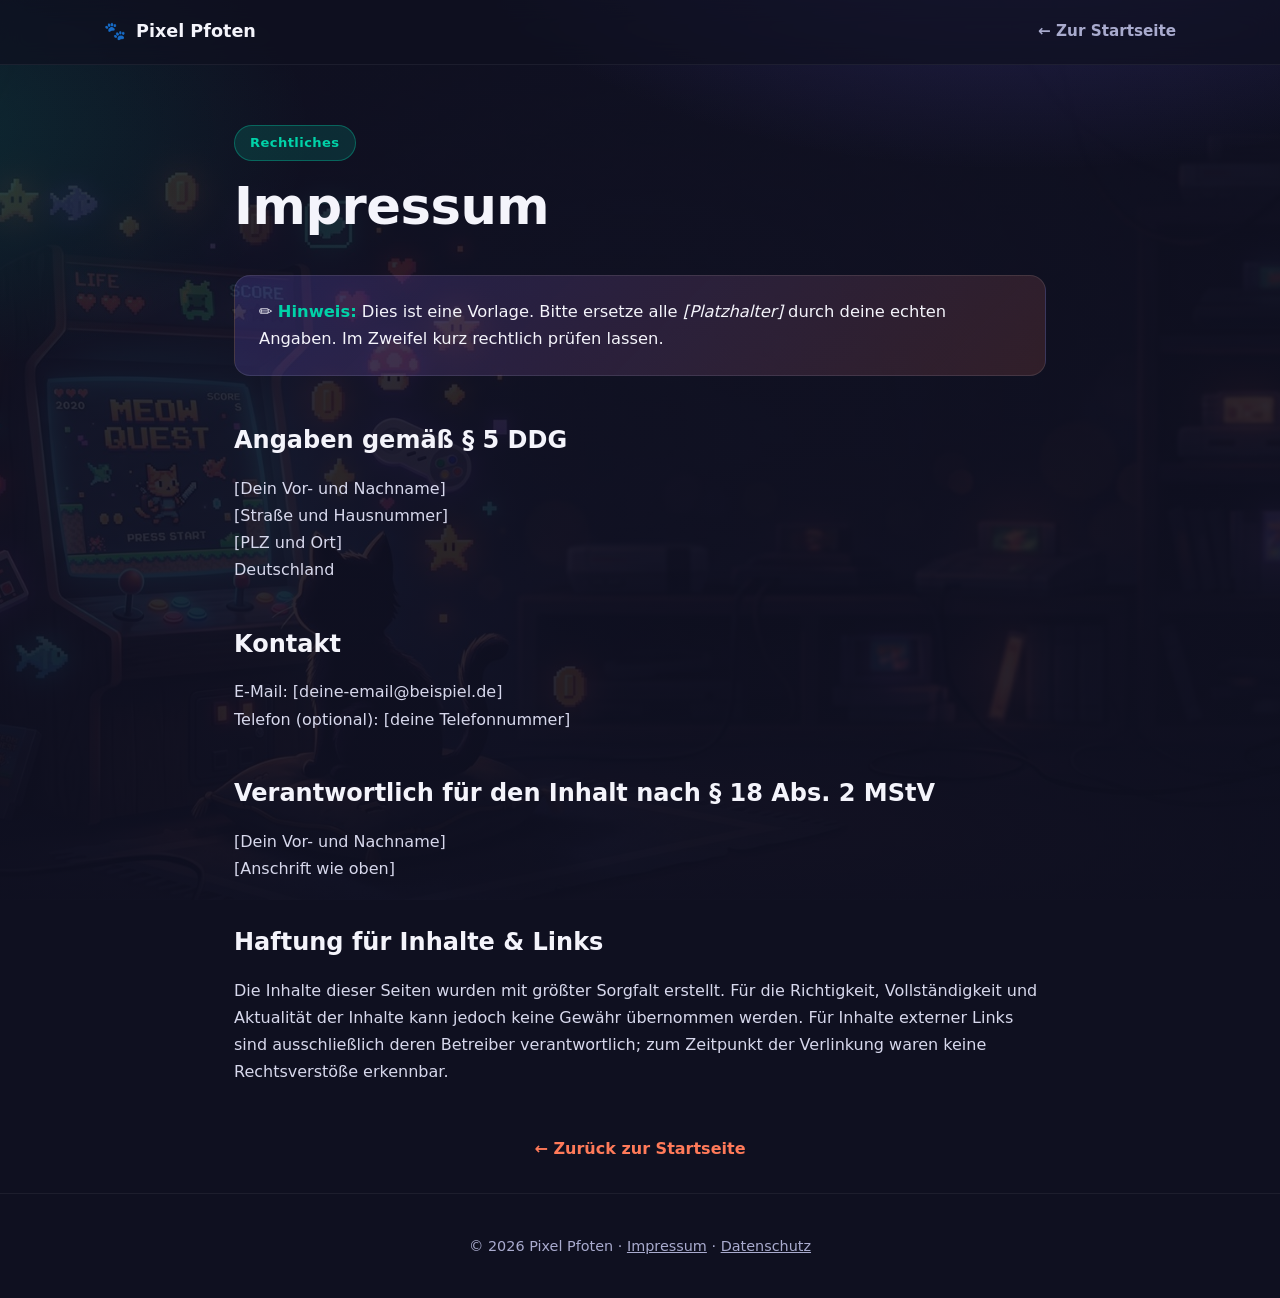
<file: impressum/index.html>
<!DOCTYPE html>
<html lang="de">
<head>
  <meta charset="UTF-8" />
  <meta name="viewport" content="width=device-width, initial-scale=1.0" />
  <title>Impressum · Pixel Pfoten</title>
  <meta name="description" content="Impressum von Pixel Pfoten." />
  <link rel="icon" type="image/svg+xml" href="/favicon.svg" />
  <link rel="stylesheet" href="/assets/detail.css" />
</head>
<body>
  <header>
    <div class="nav">
      <a href="/" class="logo"><span>🐾</span> Pixel Pfoten</a>
      <a href="/" class="back">← Zur Startseite</a>
    </div>
  </header>

  <main class="wrap">
    <section class="detail-hero">
      <span class="badge">Rechtliches</span>
      <h1>Impressum</h1>
    </section>

    <aside class="fact">
      ✏️ <strong>Hinweis:</strong> Dies ist eine Vorlage. Bitte ersetze alle <em>[Platzhalter]</em> durch deine echten Angaben. Im Zweifel kurz rechtlich prüfen lassen.
    </aside>

    <section class="detail-block">
      <h2>Angaben gemäß § 5 DDG</h2>
      <p>
        [Dein Vor- und Nachname]<br />
        [Straße und Hausnummer]<br />
        [PLZ und Ort]<br />
        Deutschland
      </p>
    </section>

    <section class="detail-block">
      <h2>Kontakt</h2>
      <p>
        E-Mail: [deine-email@beispiel.de]<br />
        Telefon (optional): [deine Telefonnummer]
      </p>
    </section>

    <section class="detail-block">
      <h2>Verantwortlich für den Inhalt nach § 18 Abs. 2 MStV</h2>
      <p>
        [Dein Vor- und Nachname]<br />
        [Anschrift wie oben]
      </p>
    </section>

    <section class="detail-block">
      <h2>Haftung für Inhalte &amp; Links</h2>
      <p>Die Inhalte dieser Seiten wurden mit größter Sorgfalt erstellt. Für die Richtigkeit, Vollständigkeit und Aktualität der Inhalte kann jedoch keine Gewähr übernommen werden. Für Inhalte externer Links sind ausschließlich deren Betreiber verantwortlich; zum Zeitpunkt der Verlinkung waren keine Rechtsverstöße erkennbar.</p>
    </section>

    <p class="more-cats"><a href="/">← Zurück zur Startseite</a></p>
  </main>

  <footer>
    <div class="wrap">© 2026 Pixel Pfoten · <a href="/impressum/" style="color:var(--muted)">Impressum</a> · <a href="/datenschutz/" style="color:var(--muted)">Datenschutz</a></div>
  </footer>
</body>
</html>
</file>
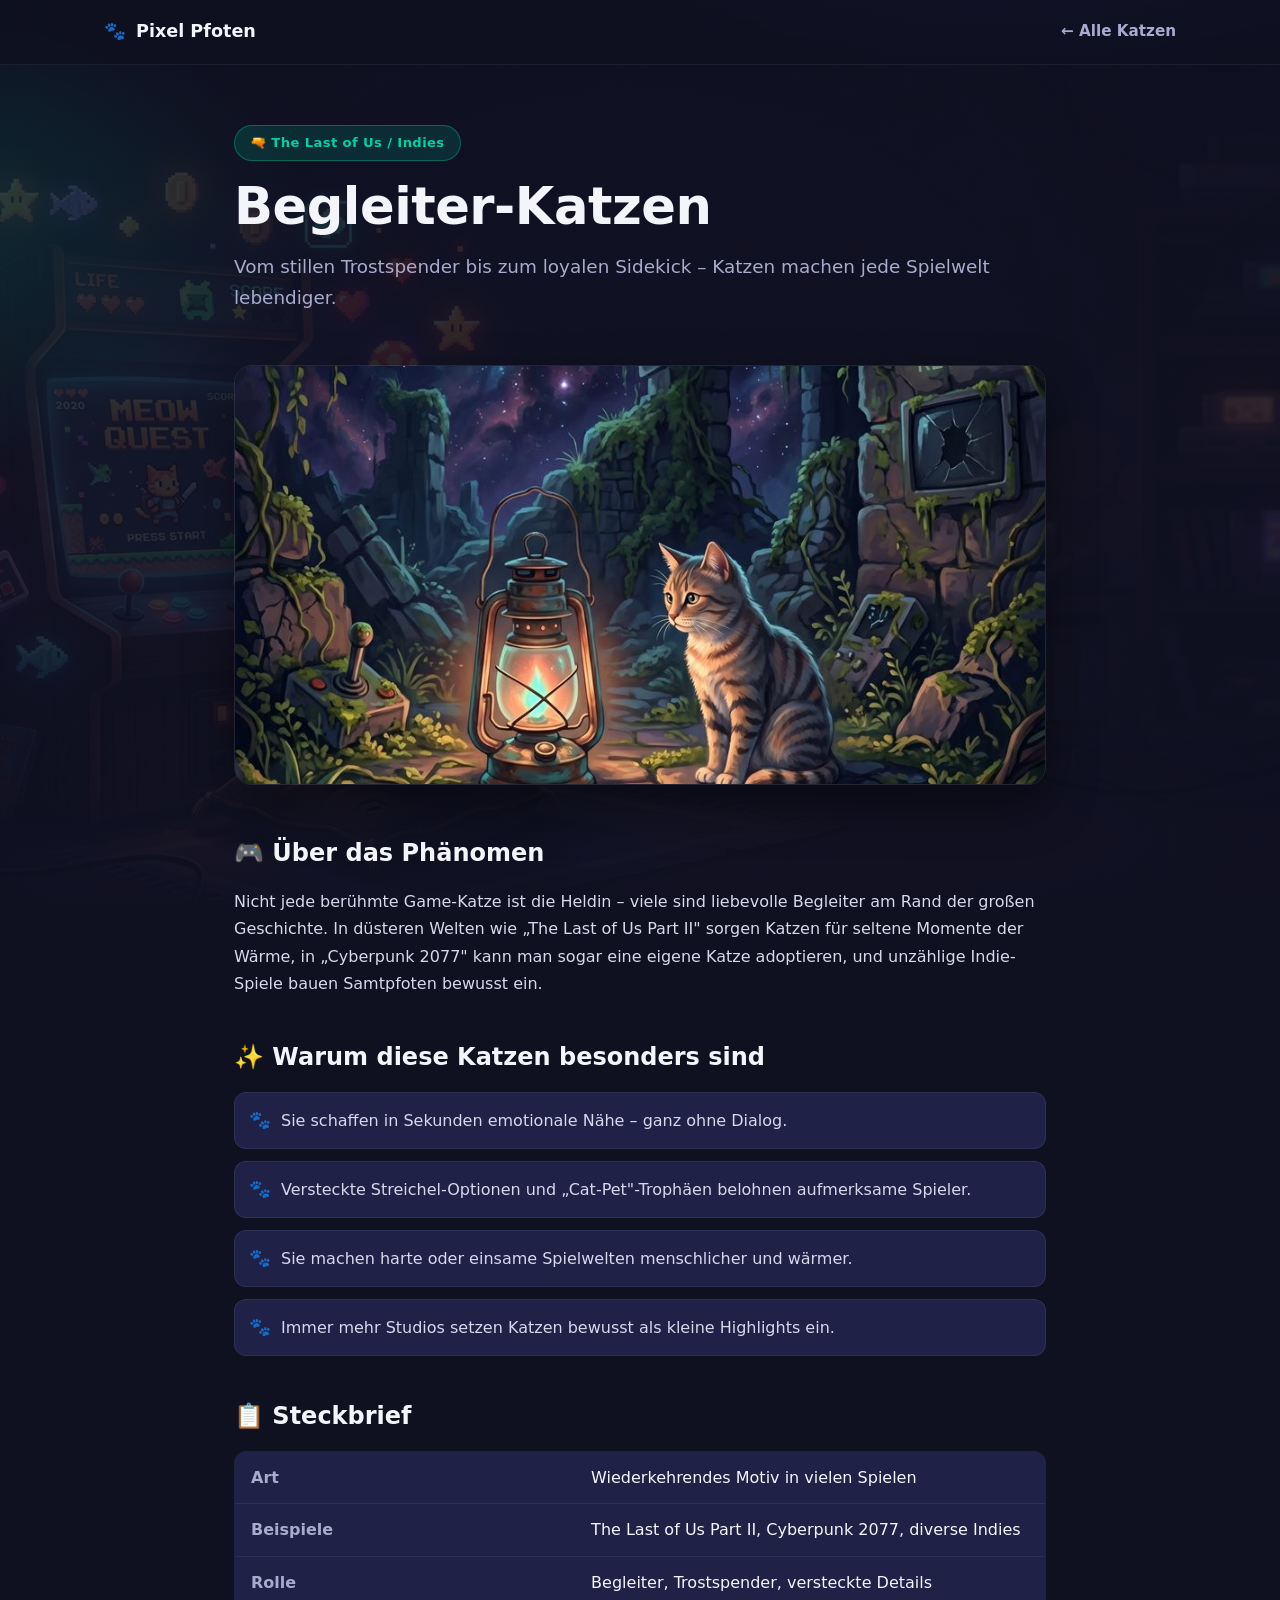
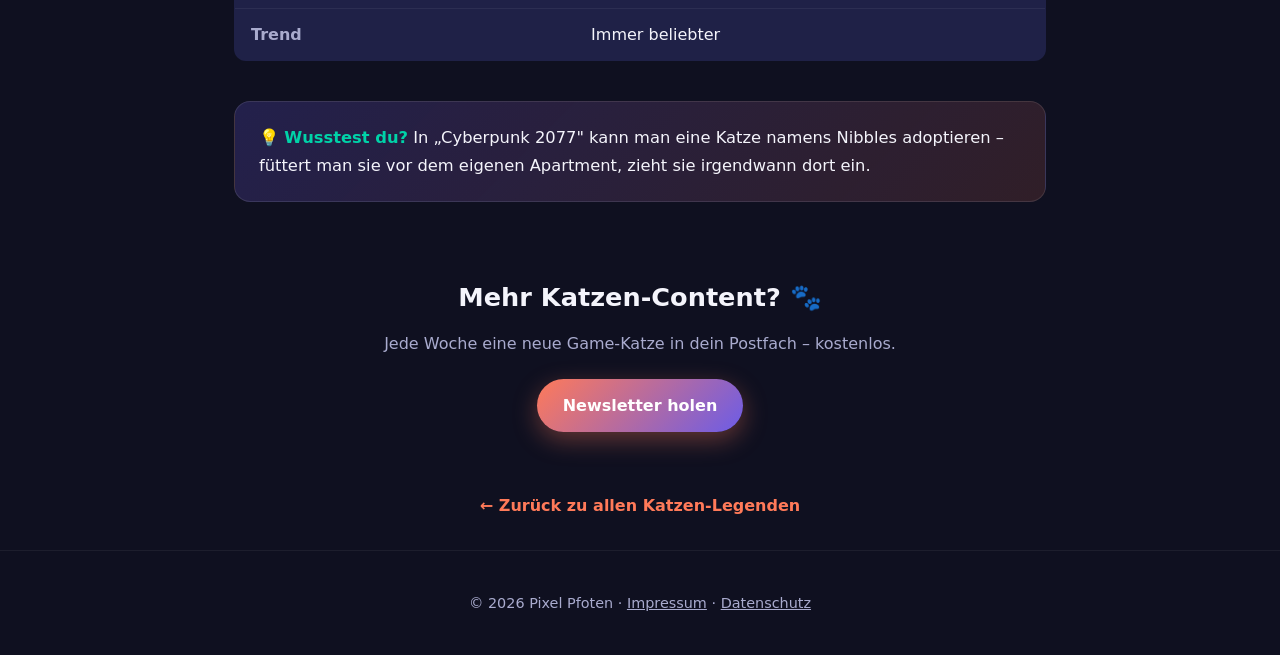
<file: katze/begleiter-katzen/index.html>
<!DOCTYPE html>
<html lang="de">
<head>
  <meta charset="UTF-8" />
  <meta name="viewport" content="width=device-width, initial-scale=1.0" />
  <title>Begleiter-Katzen (The Last of Us & Indies) · Pixel Pfoten</title>
  <meta name="description" content="Begleiter-Katzen in Spielen wie The Last of Us, Cyberpunk 2077 und vielen Indies – warum Katzen jede Spielwelt lebendiger machen." />
  <link rel="icon" type="image/svg+xml" href="/favicon.svg" />
  <link rel="stylesheet" href="/assets/detail.css" />
</head>
<body>
  <header>
    <div class="nav">
      <a href="/" class="logo"><span>🐾</span> Pixel Pfoten</a>
      <a href="/#legenden" class="back">← Alle Katzen</a>
    </div>
  </header>

  <main class="wrap">
    <section class="detail-hero">
      <span class="badge">🔫 The Last of Us / Indies</span>
      <h1>Begleiter-Katzen</h1>
      <p class="lead">Vom stillen Trostspender bis zum loyalen Sidekick – Katzen machen jede Spielwelt lebendiger.</p>
    </section>

    <img class="detail-img" src="/bilder/begleiter-katze.jpg" alt="Begleiter-Katze in einem Videospiel" />

    <section class="detail-block">
      <h2>🎮 Über das Phänomen</h2>
      <p>Nicht jede berühmte Game-Katze ist die Heldin – viele sind liebevolle Begleiter am Rand der großen Geschichte. In düsteren Welten wie „The Last of Us Part II" sorgen Katzen für seltene Momente der Wärme, in „Cyberpunk 2077" kann man sogar eine eigene Katze adoptieren, und unzählige Indie-Spiele bauen Samtpfoten bewusst ein.</p>
    </section>

    <section class="detail-block">
      <h2>✨ Warum diese Katzen besonders sind</h2>
      <ul>
        <li>Sie schaffen in Sekunden emotionale Nähe – ganz ohne Dialog.</li>
        <li>Versteckte Streichel-Optionen und „Cat-Pet"-Trophäen belohnen aufmerksame Spieler.</li>
        <li>Sie machen harte oder einsame Spielwelten menschlicher und wärmer.</li>
        <li>Immer mehr Studios setzen Katzen bewusst als kleine Highlights ein.</li>
      </ul>
    </section>

    <section class="detail-block steckbrief">
      <h2>📋 Steckbrief</h2>
      <table>
        <tr><td>Art</td><td>Wiederkehrendes Motiv in vielen Spielen</td></tr>
        <tr><td>Beispiele</td><td>The Last of Us Part II, Cyberpunk 2077, diverse Indies</td></tr>
        <tr><td>Rolle</td><td>Begleiter, Trostspender, versteckte Details</td></tr>
        <tr><td>Trend</td><td>Immer beliebter</td></tr>
      </table>
    </section>

    <aside class="fact">
      💡 <strong>Wusstest du?</strong> In „Cyberpunk 2077" kann man eine Katze namens Nibbles adoptieren – füttert man sie vor dem eigenen Apartment, zieht sie irgendwann dort ein.
    </aside>

    <section class="detail-cta">
      <h2>Mehr Katzen-Content? 🐾</h2>
      <p>Jede Woche eine neue Game-Katze in dein Postfach – kostenlos.</p>
      <a class="btn" href="/#newsletter">Newsletter holen</a>
    </section>

    <p class="more-cats"><a href="/#legenden">← Zurück zu allen Katzen-Legenden</a></p>
  </main>

  <footer>
    <div class="wrap">© 2026 Pixel Pfoten · <a href="/impressum/" style="color:var(--muted)">Impressum</a> · <a href="/datenschutz/" style="color:var(--muted)">Datenschutz</a></div>
  </footer>
</body>
</html>
</file>
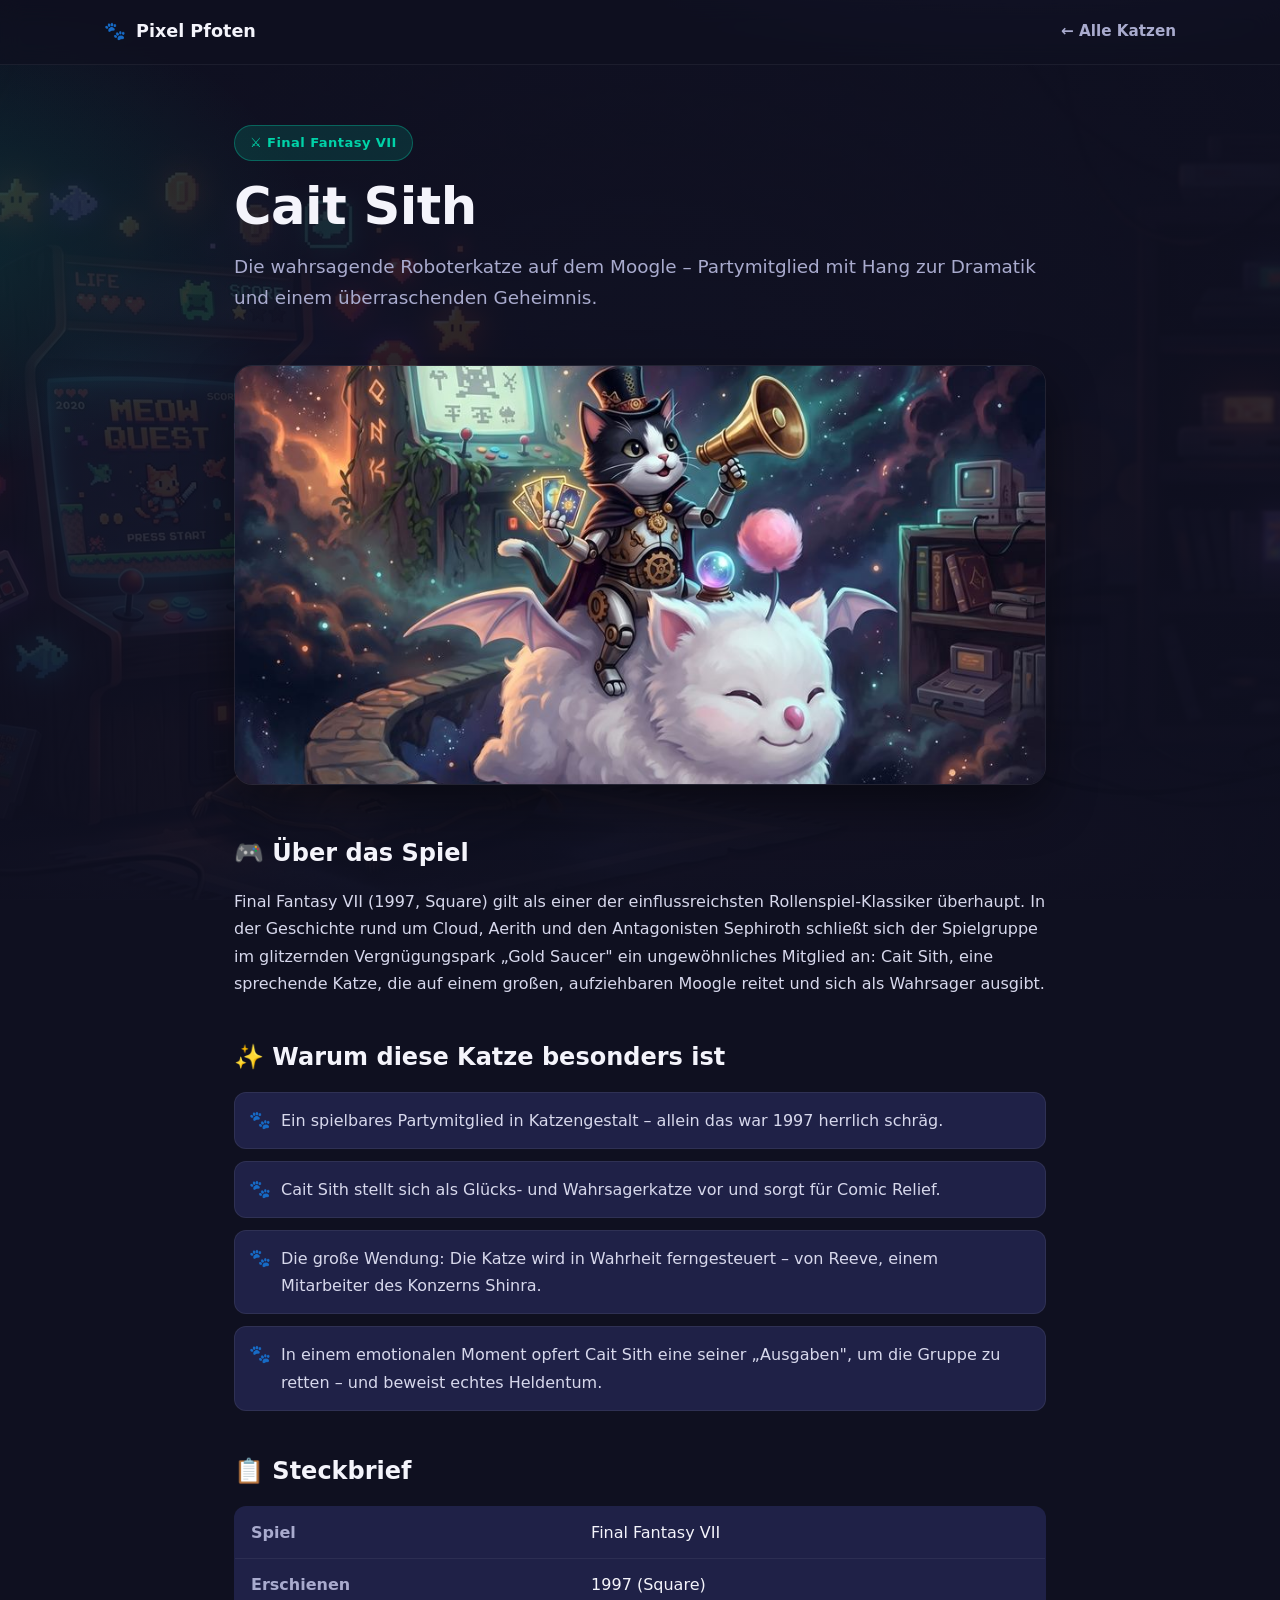
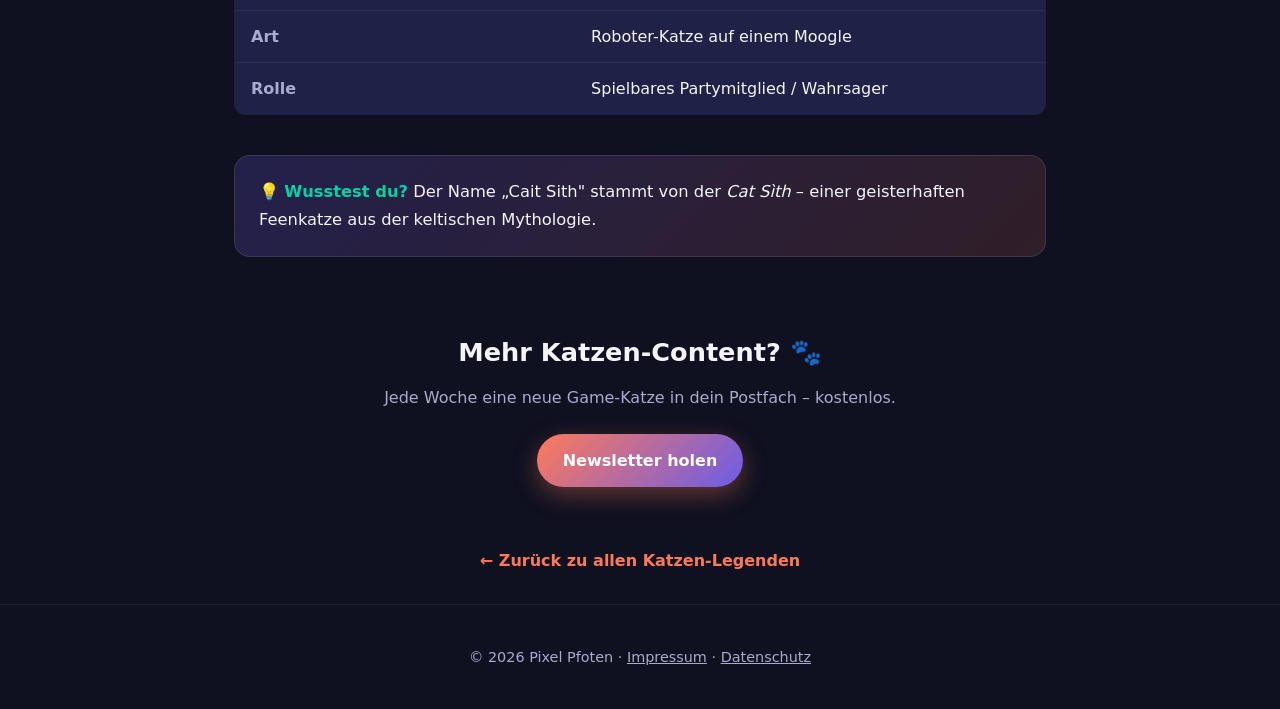
<file: katze/cait-sith/index.html>
<!DOCTYPE html>
<html lang="de">
<head>
  <meta charset="UTF-8" />
  <meta name="viewport" content="width=device-width, initial-scale=1.0" />
  <title>Cait Sith (Final Fantasy) · Pixel Pfoten</title>
  <meta name="description" content="Cait Sith aus Final Fantasy VII – die wahrsagende Roboterkatze auf dem Moogle. Alles über die Figur, das Spiel und warum sie so besonders ist." />
  <link rel="icon" type="image/svg+xml" href="/favicon.svg" />
  <link rel="stylesheet" href="/assets/detail.css" />
</head>
<body>
  <header>
    <div class="nav">
      <a href="/" class="logo"><span>🐾</span> Pixel Pfoten</a>
      <a href="/#legenden" class="back">← Alle Katzen</a>
    </div>
  </header>

  <main class="wrap">
    <section class="detail-hero">
      <span class="badge">⚔️ Final Fantasy VII</span>
      <h1>Cait Sith</h1>
      <p class="lead">Die wahrsagende Roboterkatze auf dem Moogle – Partymitglied mit Hang zur Dramatik und einem überraschenden Geheimnis.</p>
    </section>

    <img class="detail-img" src="/bilder/cait-sith.jpg" alt="Cait Sith aus Final Fantasy" />

    <section class="detail-block">
      <h2>🎮 Über das Spiel</h2>
      <p>Final Fantasy VII (1997, Square) gilt als einer der einflussreichsten Rollenspiel-Klassiker überhaupt. In der Geschichte rund um Cloud, Aerith und den Antagonisten Sephiroth schließt sich der Spielgruppe im glitzernden Vergnügungspark „Gold Saucer" ein ungewöhnliches Mitglied an: Cait Sith, eine sprechende Katze, die auf einem großen, aufziehbaren Moogle reitet und sich als Wahrsager ausgibt.</p>
    </section>

    <section class="detail-block">
      <h2>✨ Warum diese Katze besonders ist</h2>
      <ul>
        <li>Ein spielbares Partymitglied in Katzengestalt – allein das war 1997 herrlich schräg.</li>
        <li>Cait Sith stellt sich als Glücks- und Wahrsagerkatze vor und sorgt für Comic Relief.</li>
        <li>Die große Wendung: Die Katze wird in Wahrheit ferngesteuert – von Reeve, einem Mitarbeiter des Konzerns Shinra.</li>
        <li>In einem emotionalen Moment opfert Cait Sith eine seiner „Ausgaben", um die Gruppe zu retten – und beweist echtes Heldentum.</li>
      </ul>
    </section>

    <section class="detail-block steckbrief">
      <h2>📋 Steckbrief</h2>
      <table>
        <tr><td>Spiel</td><td>Final Fantasy VII</td></tr>
        <tr><td>Erschienen</td><td>1997 (Square)</td></tr>
        <tr><td>Art</td><td>Roboter-Katze auf einem Moogle</td></tr>
        <tr><td>Rolle</td><td>Spielbares Partymitglied / Wahrsager</td></tr>
      </table>
    </section>

    <aside class="fact">
      💡 <strong>Wusstest du?</strong> Der Name „Cait Sith" stammt von der <em>Cat Sìth</em> – einer geisterhaften Feenkatze aus der keltischen Mythologie.
    </aside>

    <section class="detail-cta">
      <h2>Mehr Katzen-Content? 🐾</h2>
      <p>Jede Woche eine neue Game-Katze in dein Postfach – kostenlos.</p>
      <a class="btn" href="/#newsletter">Newsletter holen</a>
    </section>

    <p class="more-cats"><a href="/#legenden">← Zurück zu allen Katzen-Legenden</a></p>
  </main>

  <footer>
    <div class="wrap">© 2026 Pixel Pfoten · <a href="/impressum/" style="color:var(--muted)">Impressum</a> · <a href="/datenschutz/" style="color:var(--muted)">Datenschutz</a></div>
  </footer>
</body>
</html>
</file>
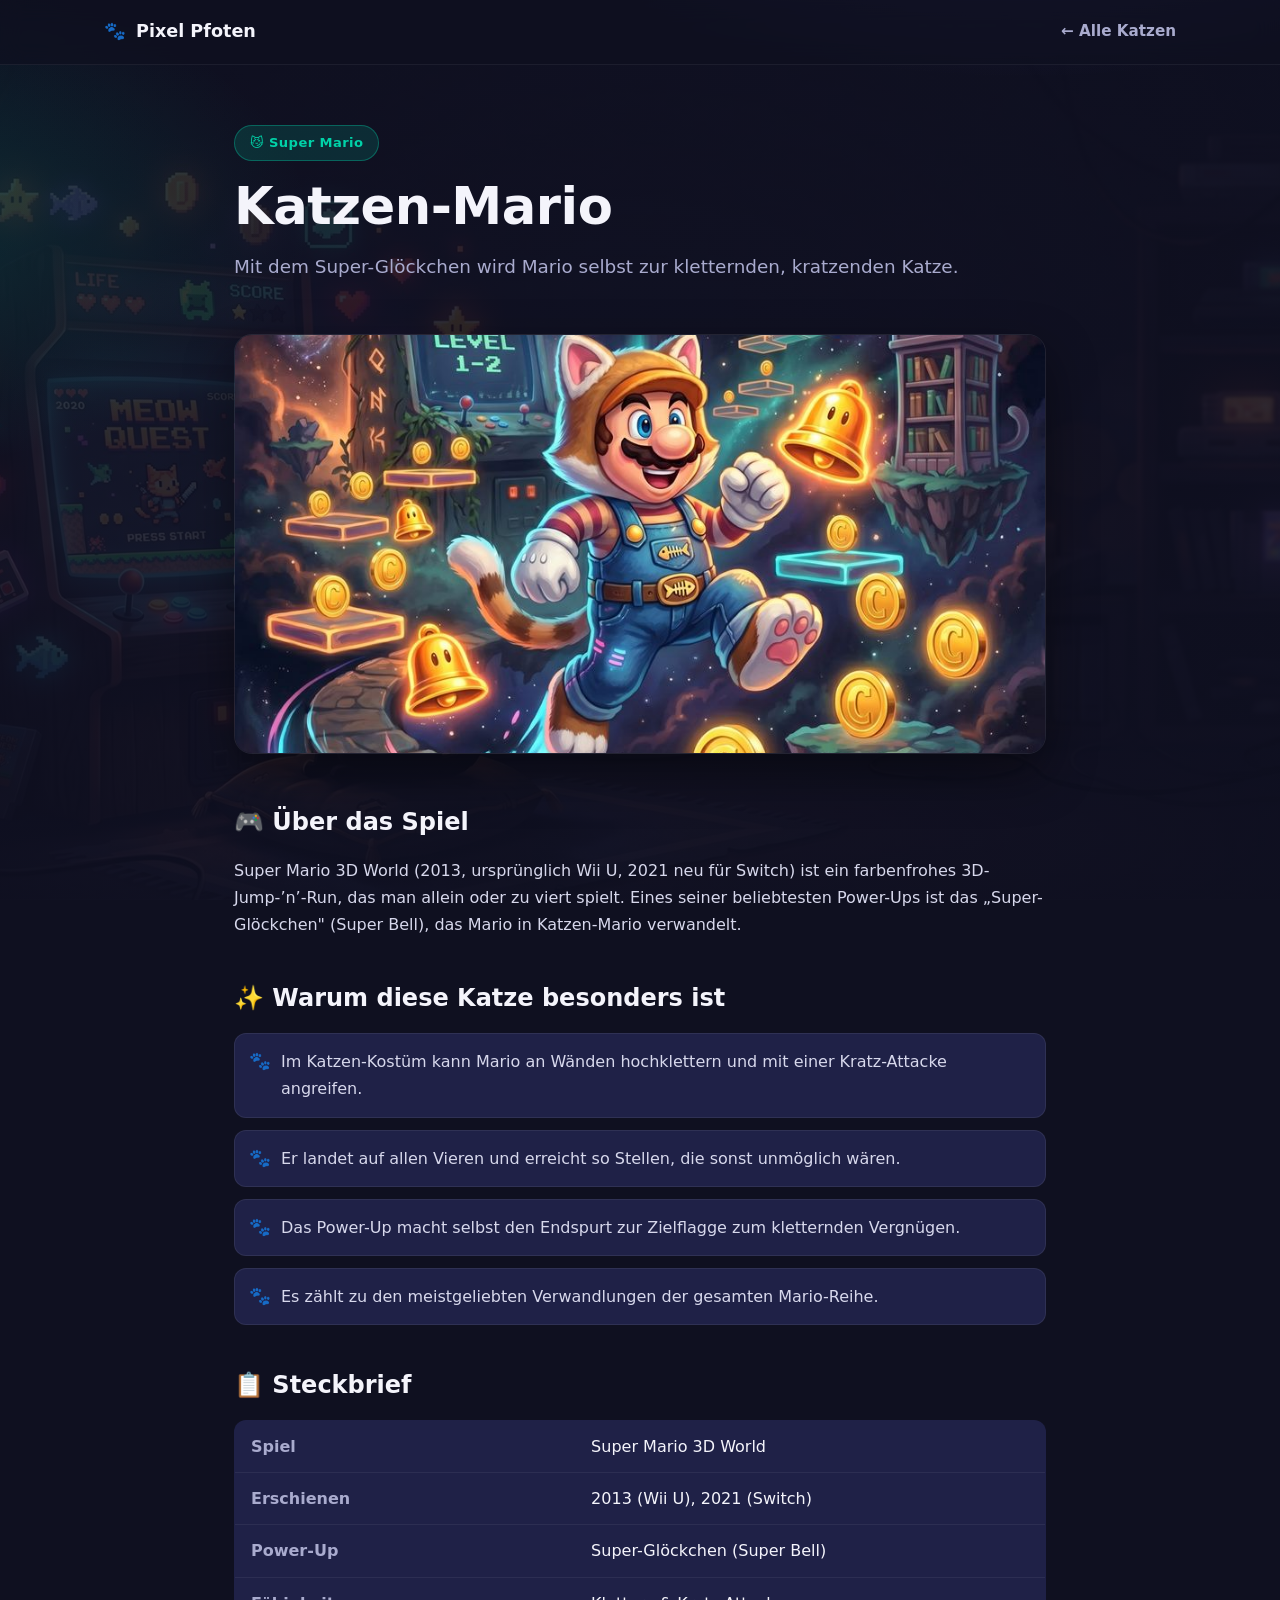
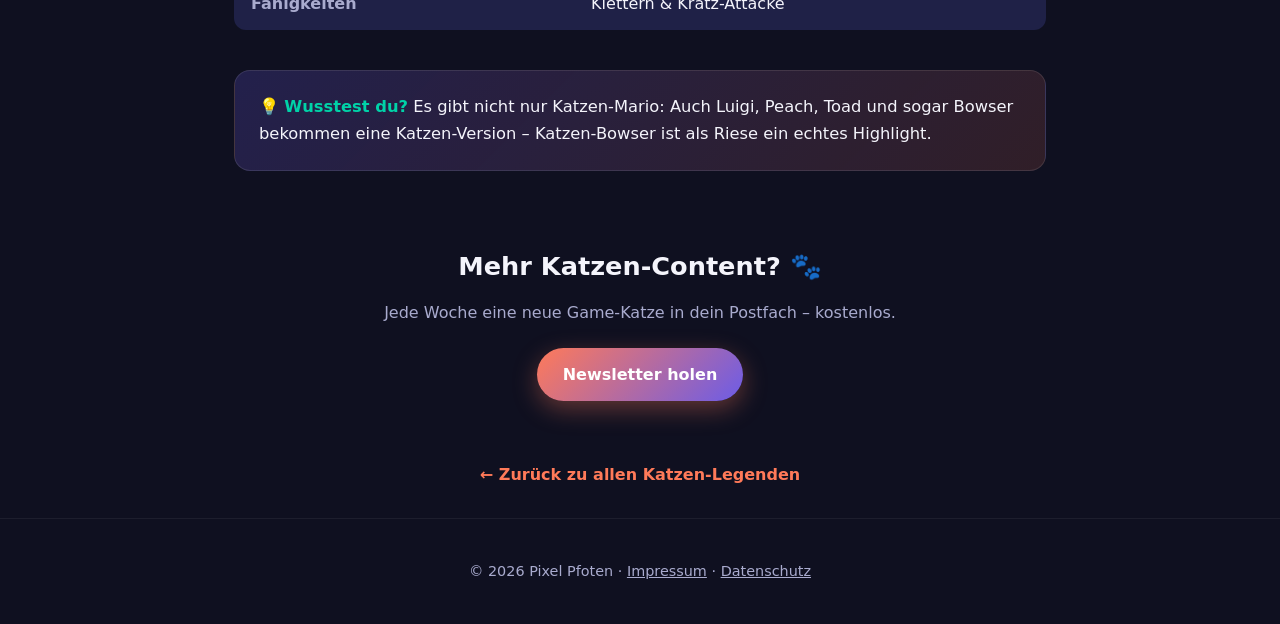
<file: katze/mario/index.html>
<!DOCTYPE html>
<html lang="de">
<head>
  <meta charset="UTF-8" />
  <meta name="viewport" content="width=device-width, initial-scale=1.0" />
  <title>Katzen-Mario (Super Mario) · Pixel Pfoten</title>
  <meta name="description" content="Katzen-Mario aus Super Mario 3D World – mit dem Super-Glöckchen wird Mario zur kletternden Katze. Alles zum Power-Up und Spiel." />
  <link rel="icon" type="image/svg+xml" href="/favicon.svg" />
  <link rel="stylesheet" href="/assets/detail.css" />
</head>
<body>
  <header>
    <div class="nav">
      <a href="/" class="logo"><span>🐾</span> Pixel Pfoten</a>
      <a href="/#legenden" class="back">← Alle Katzen</a>
    </div>
  </header>

  <main class="wrap">
    <section class="detail-hero">
      <span class="badge">😼 Super Mario</span>
      <h1>Katzen-Mario</h1>
      <p class="lead">Mit dem Super-Glöckchen wird Mario selbst zur kletternden, kratzenden Katze.</p>
    </section>

    <img class="detail-img" src="/bilder/mario-katze.jpg" alt="Katzen-Mario aus Super Mario 3D World" />

    <section class="detail-block">
      <h2>🎮 Über das Spiel</h2>
      <p>Super Mario 3D World (2013, ursprünglich Wii U, 2021 neu für Switch) ist ein farbenfrohes 3D-Jump-’n’-Run, das man allein oder zu viert spielt. Eines seiner beliebtesten Power-Ups ist das „Super-Glöckchen" (Super Bell), das Mario in Katzen-Mario verwandelt.</p>
    </section>

    <section class="detail-block">
      <h2>✨ Warum diese Katze besonders ist</h2>
      <ul>
        <li>Im Katzen-Kostüm kann Mario an Wänden hochklettern und mit einer Kratz-Attacke angreifen.</li>
        <li>Er landet auf allen Vieren und erreicht so Stellen, die sonst unmöglich wären.</li>
        <li>Das Power-Up macht selbst den Endspurt zur Zielflagge zum kletternden Vergnügen.</li>
        <li>Es zählt zu den meistgeliebten Verwandlungen der gesamten Mario-Reihe.</li>
      </ul>
    </section>

    <section class="detail-block steckbrief">
      <h2>📋 Steckbrief</h2>
      <table>
        <tr><td>Spiel</td><td>Super Mario 3D World</td></tr>
        <tr><td>Erschienen</td><td>2013 (Wii U), 2021 (Switch)</td></tr>
        <tr><td>Power-Up</td><td>Super-Glöckchen (Super Bell)</td></tr>
        <tr><td>Fähigkeiten</td><td>Klettern & Kratz-Attacke</td></tr>
      </table>
    </section>

    <aside class="fact">
      💡 <strong>Wusstest du?</strong> Es gibt nicht nur Katzen-Mario: Auch Luigi, Peach, Toad und sogar Bowser bekommen eine Katzen-Version – Katzen-Bowser ist als Riese ein echtes Highlight.
    </aside>

    <section class="detail-cta">
      <h2>Mehr Katzen-Content? 🐾</h2>
      <p>Jede Woche eine neue Game-Katze in dein Postfach – kostenlos.</p>
      <a class="btn" href="/#newsletter">Newsletter holen</a>
    </section>

    <p class="more-cats"><a href="/#legenden">← Zurück zu allen Katzen-Legenden</a></p>
  </main>

  <footer>
    <div class="wrap">© 2026 Pixel Pfoten · <a href="/impressum/" style="color:var(--muted)">Impressum</a> · <a href="/datenschutz/" style="color:var(--muted)">Datenschutz</a></div>
  </footer>
</body>
</html>
</file>
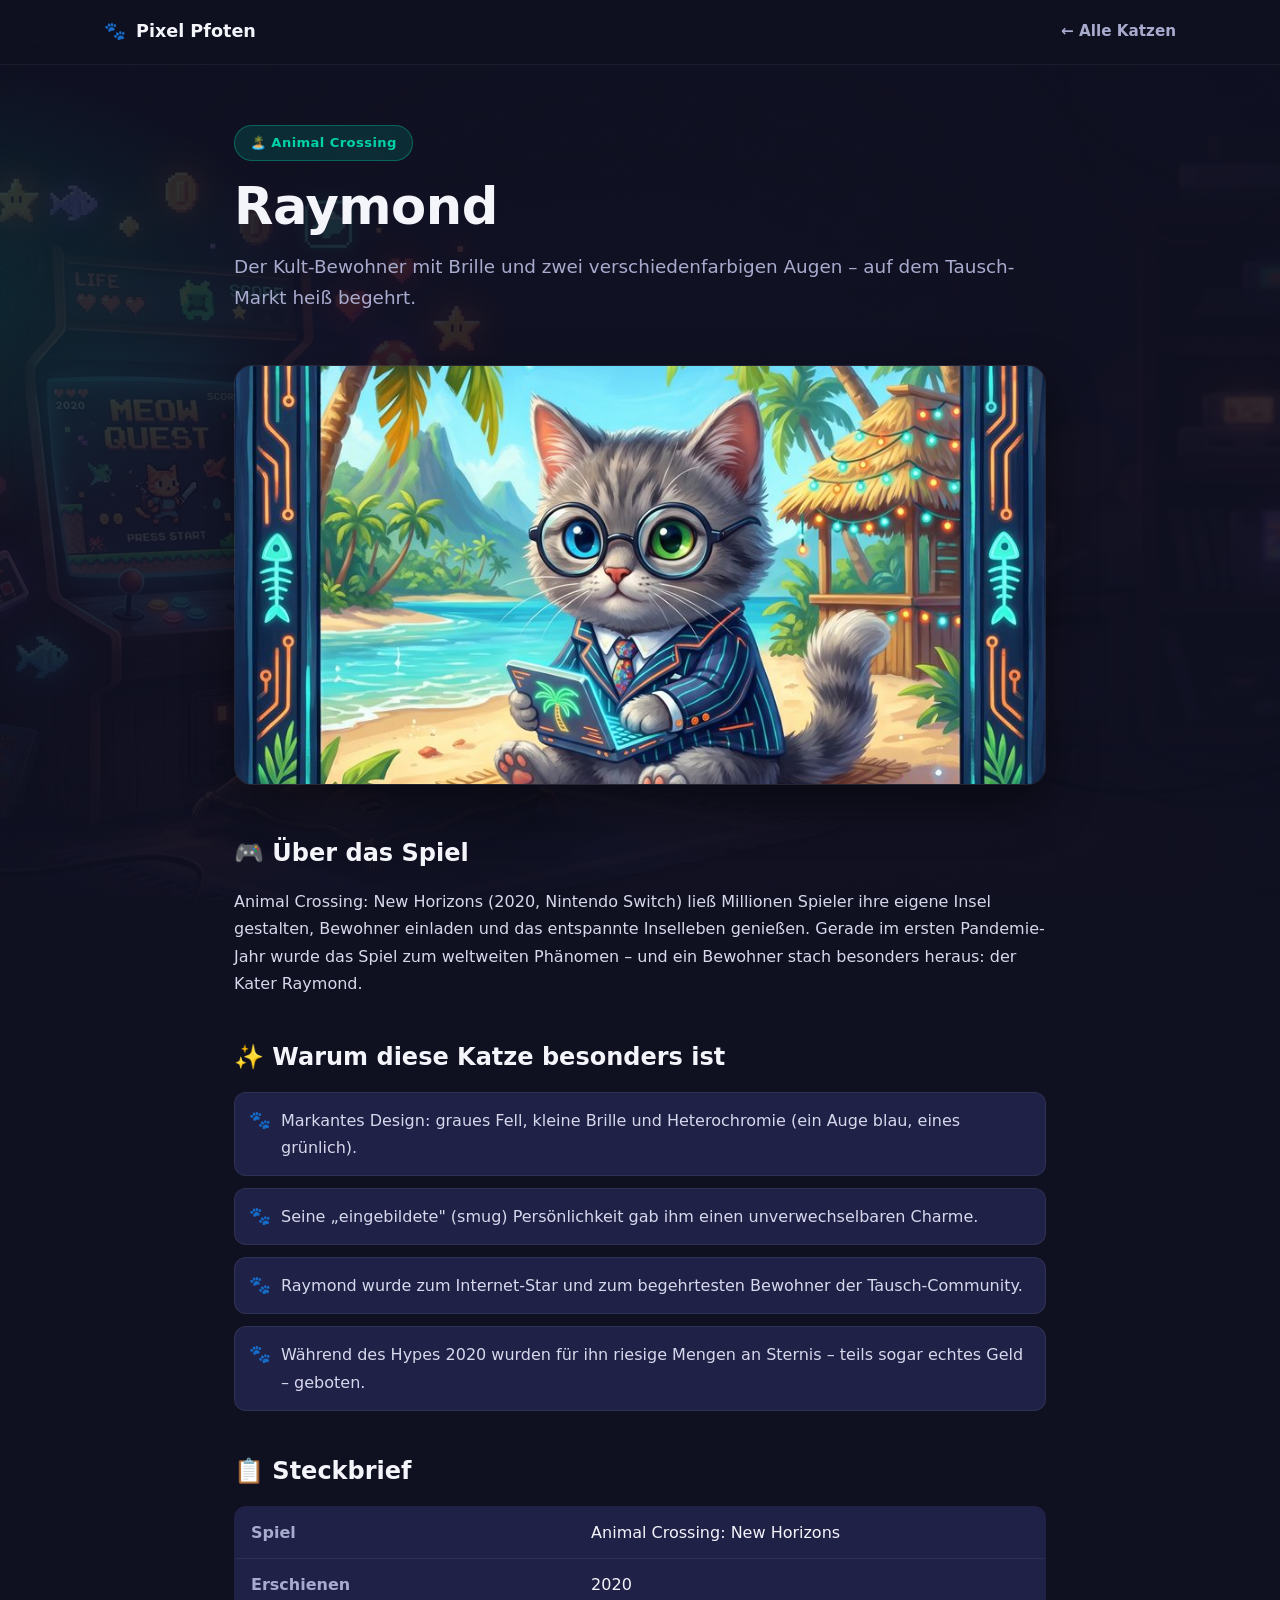
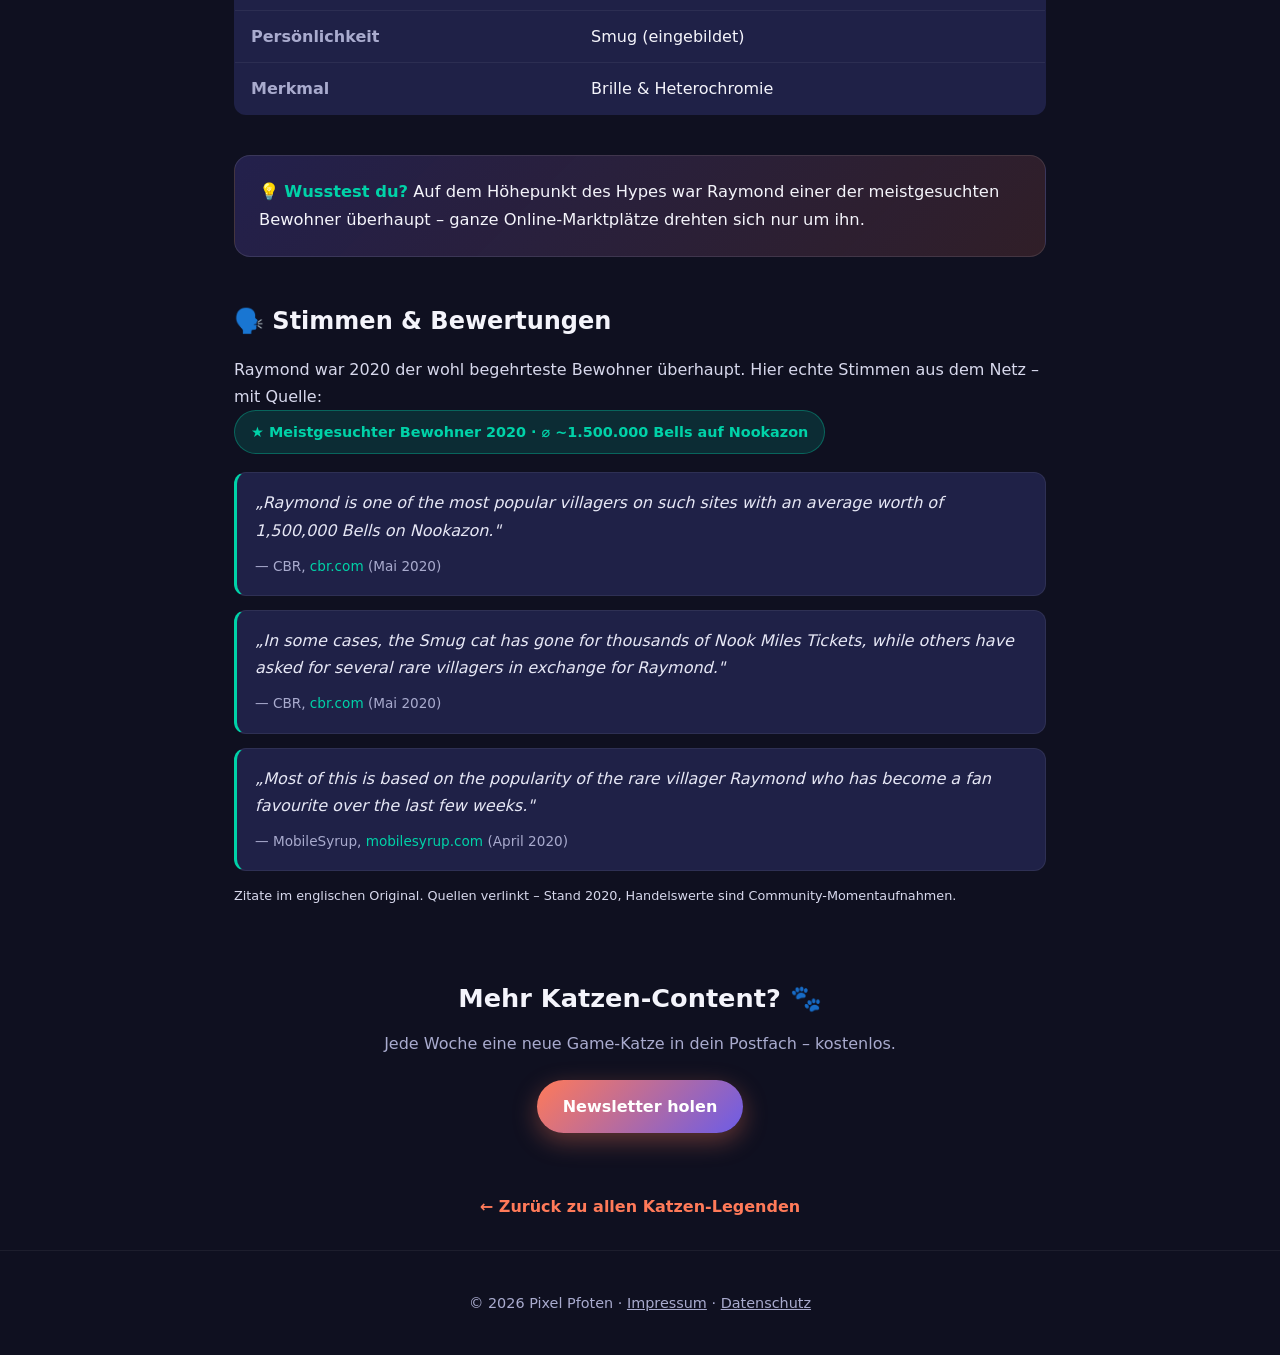
<file: katze/raymond/index.html>
<!DOCTYPE html>
<html lang="de">
<head>
  <meta charset="UTF-8" />
  <meta name="viewport" content="width=device-width, initial-scale=1.0" />
  <title>Raymond (Animal Crossing) · Pixel Pfoten</title>
  <meta name="description" content="Raymond aus Animal Crossing: New Horizons – der Kult-Kater mit Brille und Heterochromie. Warum er zum Internet-Phänomen wurde." />
  <link rel="icon" type="image/svg+xml" href="/favicon.svg" />
  <link rel="stylesheet" href="/assets/detail.css" />
</head>
<body>
  <header>
    <div class="nav">
      <a href="/" class="logo"><span>🐾</span> Pixel Pfoten</a>
      <a href="/#legenden" class="back">← Alle Katzen</a>
    </div>
  </header>

  <main class="wrap">
    <section class="detail-hero">
      <span class="badge">🏝️ Animal Crossing</span>
      <h1>Raymond</h1>
      <p class="lead">Der Kult-Bewohner mit Brille und zwei verschiedenfarbigen Augen – auf dem Tausch-Markt heiß begehrt.</p>
    </section>

    <img class="detail-img" src="/bilder/raymond.jpg" alt="Raymond aus Animal Crossing" />

    <section class="detail-block">
      <h2>🎮 Über das Spiel</h2>
      <p>Animal Crossing: New Horizons (2020, Nintendo Switch) ließ Millionen Spieler ihre eigene Insel gestalten, Bewohner einladen und das entspannte Inselleben genießen. Gerade im ersten Pandemie-Jahr wurde das Spiel zum weltweiten Phänomen – und ein Bewohner stach besonders heraus: der Kater Raymond.</p>
    </section>

    <section class="detail-block">
      <h2>✨ Warum diese Katze besonders ist</h2>
      <ul>
        <li>Markantes Design: graues Fell, kleine Brille und Heterochromie (ein Auge blau, eines grünlich).</li>
        <li>Seine „eingebildete" (smug) Persönlichkeit gab ihm einen unverwechselbaren Charme.</li>
        <li>Raymond wurde zum Internet-Star und zum begehrtesten Bewohner der Tausch-Community.</li>
        <li>Während des Hypes 2020 wurden für ihn riesige Mengen an Sternis – teils sogar echtes Geld – geboten.</li>
      </ul>
    </section>

    <section class="detail-block steckbrief">
      <h2>📋 Steckbrief</h2>
      <table>
        <tr><td>Spiel</td><td>Animal Crossing: New Horizons</td></tr>
        <tr><td>Erschienen</td><td>2020</td></tr>
        <tr><td>Persönlichkeit</td><td>Smug (eingebildet)</td></tr>
        <tr><td>Merkmal</td><td>Brille & Heterochromie</td></tr>
      </table>
    </section>

    <aside class="fact">
      💡 <strong>Wusstest du?</strong> Auf dem Höhepunkt des Hypes war Raymond einer der meistgesuchten Bewohner überhaupt – ganze Online-Marktplätze drehten sich nur um ihn.
    </aside>

    <section class="detail-block">
      <h2>🗣️ Stimmen &amp; Bewertungen</h2>
      <p>Raymond war 2020 der wohl begehrteste Bewohner überhaupt. Hier echte Stimmen aus dem Netz – mit Quelle:</p>
      <span class="rating-pill">★ Meistgesuchter Bewohner 2020 · ⌀ ~1.500.000 Bells auf Nookazon</span>
      <div class="reviews">
        <div class="review">
          <p>„Raymond is one of the most popular villagers on such sites with an average worth of 1,500,000 Bells on Nookazon."</p>
          <cite>— CBR, <a href="https://www.cbr.com/animal-crossing-raymond-black-market/" target="_blank" rel="noopener">cbr.com</a> (Mai 2020)</cite>
        </div>
        <div class="review">
          <p>„In some cases, the Smug cat has gone for thousands of Nook Miles Tickets, while others have asked for several rare villagers in exchange for Raymond."</p>
          <cite>— CBR, <a href="https://www.cbr.com/animal-crossing-raymond-black-market/" target="_blank" rel="noopener">cbr.com</a> (Mai 2020)</cite>
        </div>
        <div class="review">
          <p>„Most of this is based on the popularity of the rare villager Raymond who has become a fan favourite over the last few weeks."</p>
          <cite>— MobileSyrup, <a href="https://mobilesyrup.com/2020/04/22/animal-crossing-villager-sales/" target="_blank" rel="noopener">mobilesyrup.com</a> (April 2020)</cite>
        </div>
      </div>
      <p class="source-note">Zitate im englischen Original. Quellen verlinkt – Stand 2020, Handelswerte sind Community-Momentaufnahmen.</p>
    </section>

    <section class="detail-cta">
      <h2>Mehr Katzen-Content? 🐾</h2>
      <p>Jede Woche eine neue Game-Katze in dein Postfach – kostenlos.</p>
      <a class="btn" href="/#newsletter">Newsletter holen</a>
    </section>

    <p class="more-cats"><a href="/#legenden">← Zurück zu allen Katzen-Legenden</a></p>
  </main>

  <footer>
    <div class="wrap">© 2026 Pixel Pfoten · <a href="/impressum/" style="color:var(--muted)">Impressum</a> · <a href="/datenschutz/" style="color:var(--muted)">Datenschutz</a></div>
  </footer>
</body>
</html>
</file>
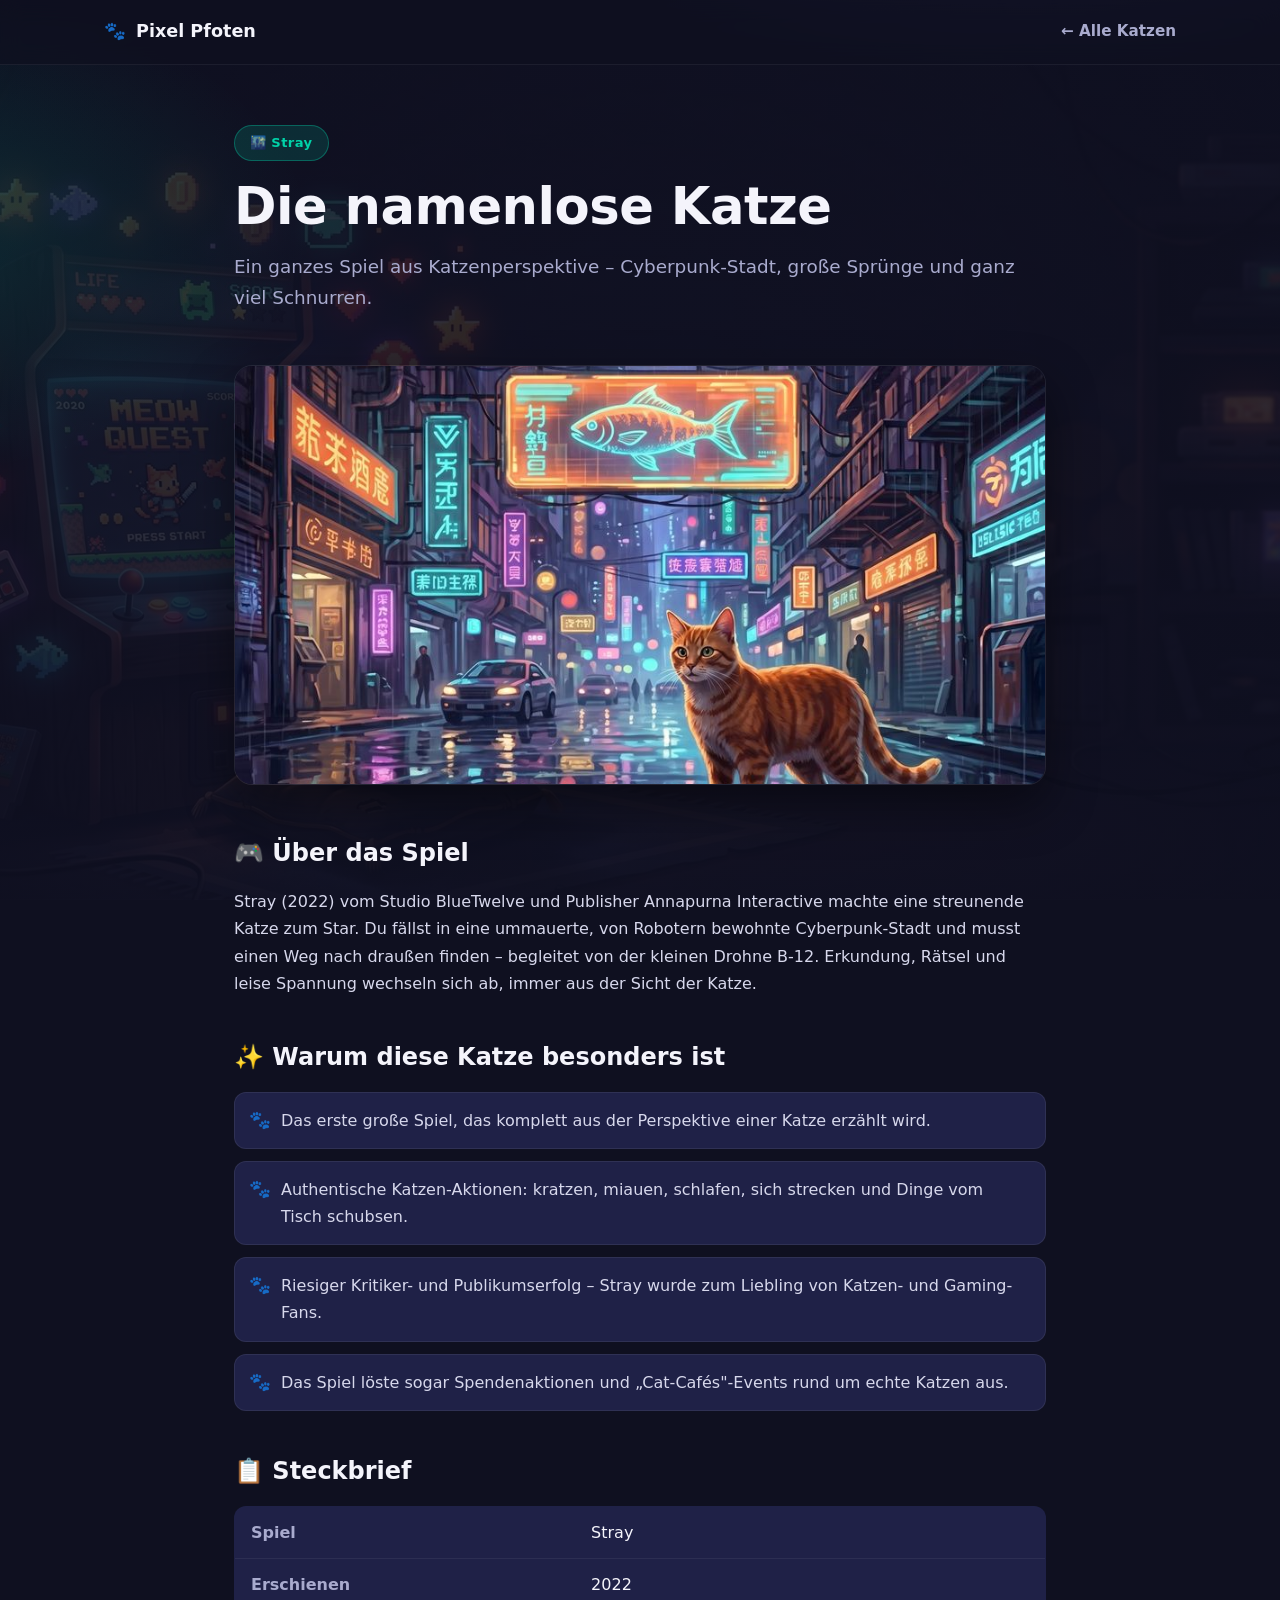
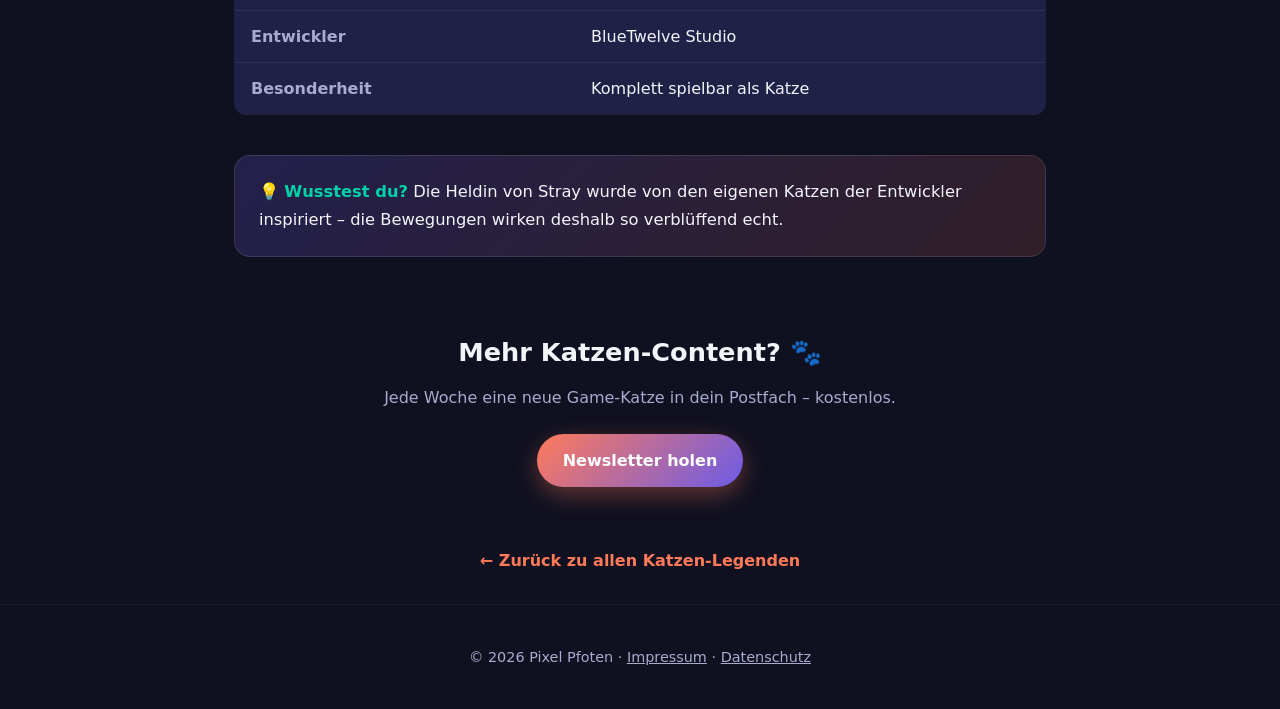
<file: katze/stray/index.html>
<!DOCTYPE html>
<html lang="de">
<head>
  <meta charset="UTF-8" />
  <meta name="viewport" content="width=device-width, initial-scale=1.0" />
  <title>Die namenlose Katze (Stray) · Pixel Pfoten</title>
  <meta name="description" content="Stray – das gefeierte Spiel, in dem du eine streunende Katze in einer Cyberpunk-Stadt spielst. Alles zur Heldin und zum Spiel." />
  <link rel="icon" type="image/svg+xml" href="/favicon.svg" />
  <link rel="stylesheet" href="/assets/detail.css" />
</head>
<body>
  <header>
    <div class="nav">
      <a href="/" class="logo"><span>🐾</span> Pixel Pfoten</a>
      <a href="/#legenden" class="back">← Alle Katzen</a>
    </div>
  </header>

  <main class="wrap">
    <section class="detail-hero">
      <span class="badge">🌃 Stray</span>
      <h1>Die namenlose Katze</h1>
      <p class="lead">Ein ganzes Spiel aus Katzenperspektive – Cyberpunk-Stadt, große Sprünge und ganz viel Schnurren.</p>
    </section>

    <img class="detail-img" src="/bilder/stray-katze.jpg" alt="Die Katze aus Stray" />

    <section class="detail-block">
      <h2>🎮 Über das Spiel</h2>
      <p>Stray (2022) vom Studio BlueTwelve und Publisher Annapurna Interactive machte eine streunende Katze zum Star. Du fällst in eine ummauerte, von Robotern bewohnte Cyberpunk-Stadt und musst einen Weg nach draußen finden – begleitet von der kleinen Drohne B-12. Erkundung, Rätsel und leise Spannung wechseln sich ab, immer aus der Sicht der Katze.</p>
    </section>

    <section class="detail-block">
      <h2>✨ Warum diese Katze besonders ist</h2>
      <ul>
        <li>Das erste große Spiel, das komplett aus der Perspektive einer Katze erzählt wird.</li>
        <li>Authentische Katzen-Aktionen: kratzen, miauen, schlafen, sich strecken und Dinge vom Tisch schubsen.</li>
        <li>Riesiger Kritiker- und Publikumserfolg – Stray wurde zum Liebling von Katzen- und Gaming-Fans.</li>
        <li>Das Spiel löste sogar Spendenaktionen und „Cat-Cafés"-Events rund um echte Katzen aus.</li>
      </ul>
    </section>

    <section class="detail-block steckbrief">
      <h2>📋 Steckbrief</h2>
      <table>
        <tr><td>Spiel</td><td>Stray</td></tr>
        <tr><td>Erschienen</td><td>2022</td></tr>
        <tr><td>Entwickler</td><td>BlueTwelve Studio</td></tr>
        <tr><td>Besonderheit</td><td>Komplett spielbar als Katze</td></tr>
      </table>
    </section>

    <aside class="fact">
      💡 <strong>Wusstest du?</strong> Die Heldin von Stray wurde von den eigenen Katzen der Entwickler inspiriert – die Bewegungen wirken deshalb so verblüffend echt.
    </aside>

    <section class="detail-cta">
      <h2>Mehr Katzen-Content? 🐾</h2>
      <p>Jede Woche eine neue Game-Katze in dein Postfach – kostenlos.</p>
      <a class="btn" href="/#newsletter">Newsletter holen</a>
    </section>

    <p class="more-cats"><a href="/#legenden">← Zurück zu allen Katzen-Legenden</a></p>
  </main>

  <footer>
    <div class="wrap">© 2026 Pixel Pfoten · <a href="/impressum/" style="color:var(--muted)">Impressum</a> · <a href="/datenschutz/" style="color:var(--muted)">Datenschutz</a></div>
  </footer>
</body>
</html>
</file>
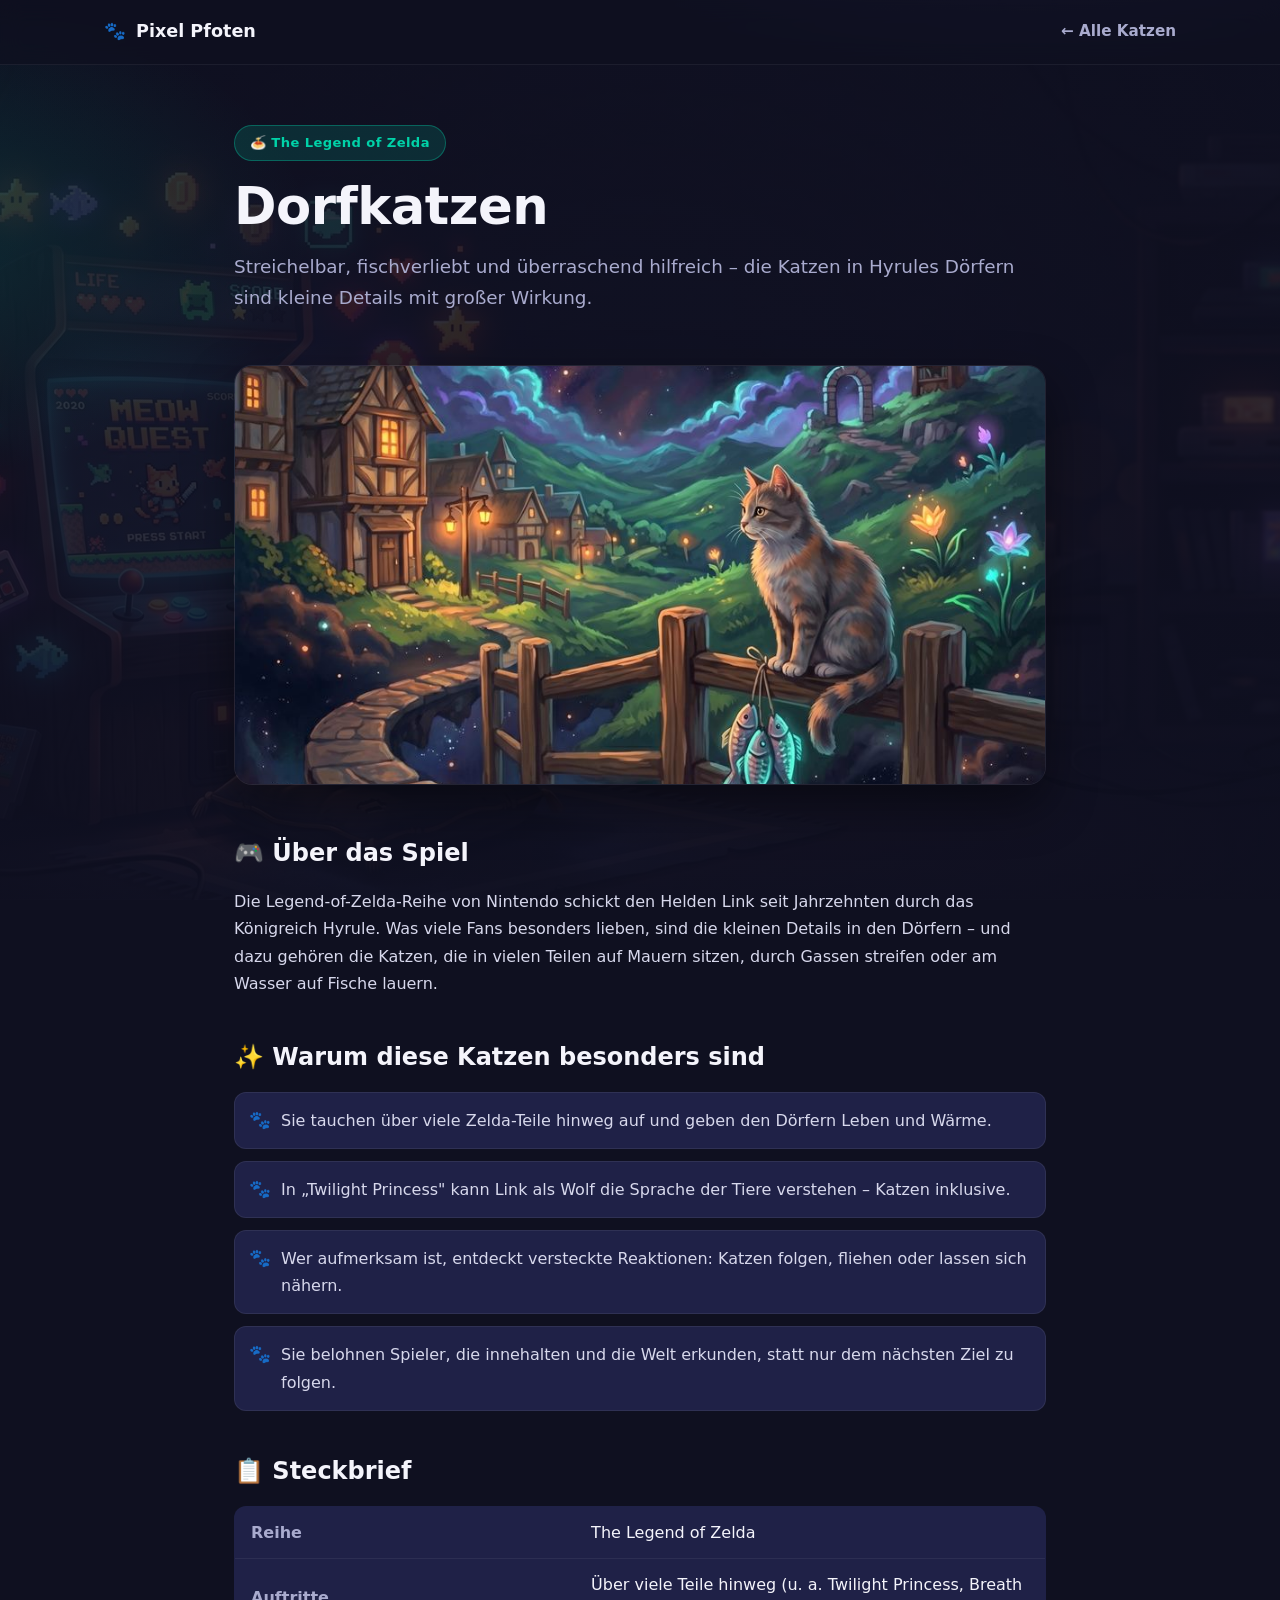
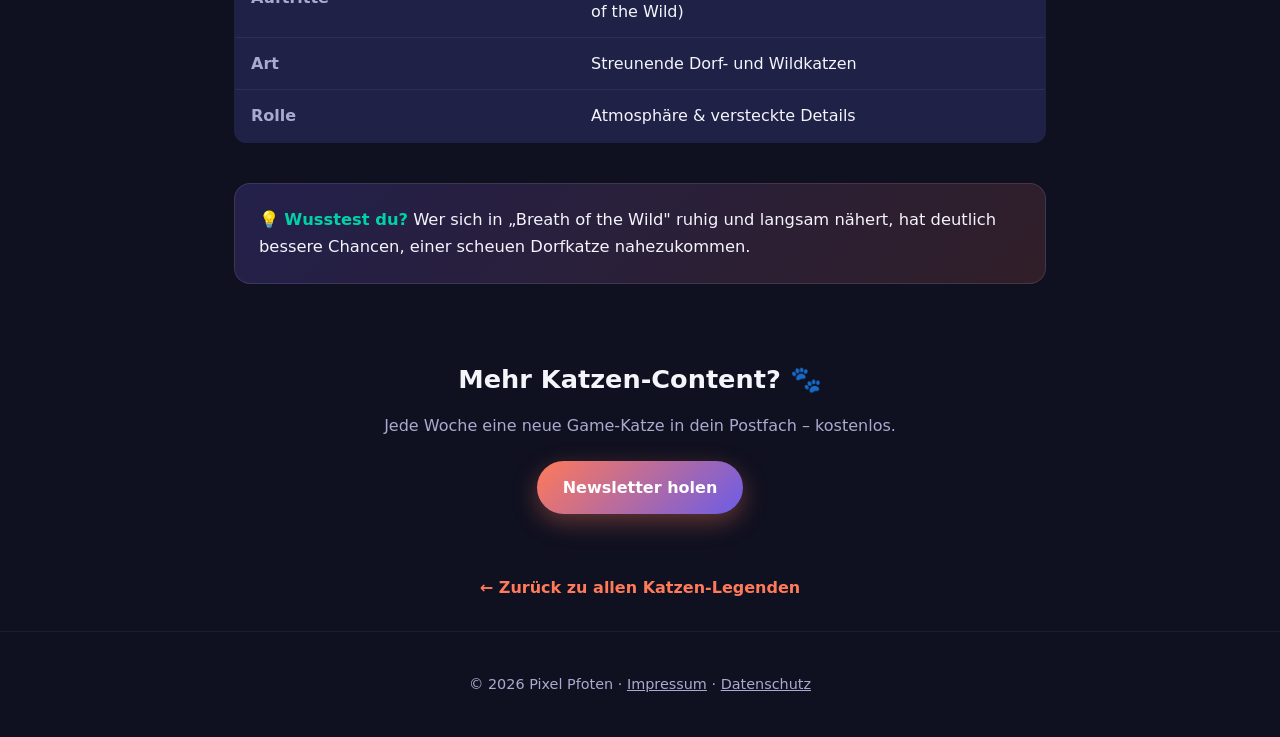
<file: katze/zelda-dorfkatzen/index.html>
<!DOCTYPE html>
<html lang="de">
<head>
  <meta charset="UTF-8" />
  <meta name="viewport" content="width=device-width, initial-scale=1.0" />
  <title>Dorfkatzen (The Legend of Zelda) · Pixel Pfoten</title>
  <meta name="description" content="Die Dorfkatzen aus The Legend of Zelda – liebevolle Details, die seit vielen Teilen für Atmosphäre sorgen." />
  <link rel="icon" type="image/svg+xml" href="/favicon.svg" />
  <link rel="stylesheet" href="/assets/detail.css" />
</head>
<body>
  <header>
    <div class="nav">
      <a href="/" class="logo"><span>🐾</span> Pixel Pfoten</a>
      <a href="/#legenden" class="back">← Alle Katzen</a>
    </div>
  </header>

  <main class="wrap">
    <section class="detail-hero">
      <span class="badge">🍝 The Legend of Zelda</span>
      <h1>Dorfkatzen</h1>
      <p class="lead">Streichelbar, fischverliebt und überraschend hilfreich – die Katzen in Hyrules Dörfern sind kleine Details mit großer Wirkung.</p>
    </section>

    <img class="detail-img" src="/bilder/zelda-katze.jpg" alt="Dorfkatze aus The Legend of Zelda" />

    <section class="detail-block">
      <h2>🎮 Über das Spiel</h2>
      <p>Die Legend-of-Zelda-Reihe von Nintendo schickt den Helden Link seit Jahrzehnten durch das Königreich Hyrule. Was viele Fans besonders lieben, sind die kleinen Details in den Dörfern – und dazu gehören die Katzen, die in vielen Teilen auf Mauern sitzen, durch Gassen streifen oder am Wasser auf Fische lauern.</p>
    </section>

    <section class="detail-block">
      <h2>✨ Warum diese Katzen besonders sind</h2>
      <ul>
        <li>Sie tauchen über viele Zelda-Teile hinweg auf und geben den Dörfern Leben und Wärme.</li>
        <li>In „Twilight Princess" kann Link als Wolf die Sprache der Tiere verstehen – Katzen inklusive.</li>
        <li>Wer aufmerksam ist, entdeckt versteckte Reaktionen: Katzen folgen, fliehen oder lassen sich nähern.</li>
        <li>Sie belohnen Spieler, die innehalten und die Welt erkunden, statt nur dem nächsten Ziel zu folgen.</li>
      </ul>
    </section>

    <section class="detail-block steckbrief">
      <h2>📋 Steckbrief</h2>
      <table>
        <tr><td>Reihe</td><td>The Legend of Zelda</td></tr>
        <tr><td>Auftritte</td><td>Über viele Teile hinweg (u. a. Twilight Princess, Breath of the Wild)</td></tr>
        <tr><td>Art</td><td>Streunende Dorf- und Wildkatzen</td></tr>
        <tr><td>Rolle</td><td>Atmosphäre & versteckte Details</td></tr>
      </table>
    </section>

    <aside class="fact">
      💡 <strong>Wusstest du?</strong> Wer sich in „Breath of the Wild" ruhig und langsam nähert, hat deutlich bessere Chancen, einer scheuen Dorfkatze nahezukommen.
    </aside>

    <section class="detail-cta">
      <h2>Mehr Katzen-Content? 🐾</h2>
      <p>Jede Woche eine neue Game-Katze in dein Postfach – kostenlos.</p>
      <a class="btn" href="/#newsletter">Newsletter holen</a>
    </section>

    <p class="more-cats"><a href="/#legenden">← Zurück zu allen Katzen-Legenden</a></p>
  </main>

  <footer>
    <div class="wrap">© 2026 Pixel Pfoten · <a href="/impressum/" style="color:var(--muted)">Impressum</a> · <a href="/datenschutz/" style="color:var(--muted)">Datenschutz</a></div>
  </footer>
</body>
</html>
</file>
<file: assets/detail.css>
/* Gemeinsames Design für die Katzen-Unterseiten */
:root {
  --bg: #0f1020;
  --bg-soft: #181a35;
  --card: #1f2147;
  --accent: #ff7a59;
  --accent-2: #6c5ce7;
  --accent-3: #00d2a8;
  --text: #f4f4fb;
  --muted: #a9abce;
  --radius: 18px;
  --maxw: 860px;
}

* { box-sizing: border-box; margin: 0; padding: 0; }
html { scroll-behavior: smooth; }

body {
  font-family: "Segoe UI", system-ui, -apple-system, sans-serif;
  background:
    radial-gradient(1000px 500px at 80% -10%, rgba(108, 92, 231, 0.30), transparent 60%),
    radial-gradient(800px 450px at -10% 10%, rgba(0, 210, 168, 0.15), transparent 55%),
    linear-gradient(rgba(15, 16, 32, 0.86), rgba(15, 16, 32, 0.93)),
    url("/hintergrund.jpg") center top / cover no-repeat fixed,
    var(--bg);
  color: var(--text);
  line-height: 1.7;
  -webkit-font-smoothing: antialiased;
}

.wrap { max-width: var(--maxw); margin: 0 auto; padding: 0 24px; }

/* Header */
header {
  position: sticky; top: 0; z-index: 50;
  backdrop-filter: blur(12px);
  background: rgba(15, 16, 32, 0.7);
  border-bottom: 1px solid rgba(255, 255, 255, 0.06);
}
.nav { display: flex; align-items: center; justify-content: space-between; height: 64px; max-width: 1120px; margin: 0 auto; padding: 0 24px; }
.logo { display: flex; align-items: center; gap: 10px; font-weight: 800; font-size: 1.1rem; color: var(--text); text-decoration: none; }
.nav .back { color: var(--muted); text-decoration: none; font-weight: 600; font-size: 0.95rem; transition: color 0.2s; }
.nav .back:hover { color: var(--text); }

/* Hero */
.detail-hero { padding: 60px 0 24px; }
.detail-hero .badge {
  display: inline-block; padding: 6px 15px; border-radius: 999px;
  background: rgba(0, 210, 168, 0.15); color: var(--accent-3);
  font-size: 0.82rem; font-weight: 700; letter-spacing: 0.4px;
  border: 1px solid rgba(0, 210, 168, 0.35); margin-bottom: 18px;
}
.detail-hero h1 {
  font-size: clamp(2.1rem, 5vw, 3.2rem); font-weight: 900; line-height: 1.08;
  letter-spacing: -0.5px; margin-bottom: 16px;
}
.detail-hero .lead { font-size: 1.15rem; color: var(--muted); }

/* Bild */
.detail-img {
  width: 100%; max-height: 420px; object-fit: cover;
  border-radius: var(--radius); border: 1px solid rgba(255, 255, 255, 0.08);
  margin: 28px 0 40px; box-shadow: 0 20px 50px rgba(0, 0, 0, 0.45);
}

/* Inhaltsblöcke */
.detail-block { margin-bottom: 40px; }
.detail-block h2 {
  font-size: 1.5rem; font-weight: 800; margin-bottom: 14px;
  display: flex; align-items: center; gap: 10px;
}
.detail-block p { color: #d7d8ec; }
.detail-block ul { list-style: none; display: flex; flex-direction: column; gap: 12px; }
.detail-block ul li {
  position: relative; padding: 14px 16px 14px 46px;
  background: var(--card); border: 1px solid rgba(255, 255, 255, 0.07);
  border-radius: 12px; color: #d7d8ec;
}
.detail-block ul li::before {
  content: "🐾"; position: absolute; left: 14px; top: 13px; font-size: 1.1rem;
}

/* Steckbrief-Tabelle */
.steckbrief table { width: 100%; border-collapse: collapse; background: var(--card); border-radius: 12px; overflow: hidden; border: 1px solid rgba(255, 255, 255, 0.07); }
.steckbrief td { padding: 12px 16px; border-bottom: 1px solid rgba(255, 255, 255, 0.06); }
.steckbrief tr:last-child td { border-bottom: none; }
.steckbrief td:first-child { color: var(--muted); font-weight: 600; width: 42%; }

/* Fun Fact */
.fact {
  background: linear-gradient(135deg, rgba(108, 92, 231, 0.22), rgba(255, 122, 89, 0.14));
  border: 1px solid rgba(255, 255, 255, 0.1); border-radius: 16px;
  padding: 22px 24px; margin-bottom: 44px; color: var(--text); font-size: 1.02rem;
}
.fact strong { color: var(--accent-3); }

/* Stimmen & Bewertungen */
.rating-pill {
  display: inline-block; margin-bottom: 18px; padding: 9px 16px; border-radius: 999px;
  background: rgba(0, 210, 168, 0.15); border: 1px solid rgba(0, 210, 168, 0.35);
  color: var(--accent-3); font-weight: 700; font-size: 0.9rem;
}
.reviews { display: flex; flex-direction: column; gap: 14px; }
.review {
  background: var(--card); border: 1px solid rgba(255, 255, 255, 0.07);
  border-left: 3px solid var(--accent-3); border-radius: 12px; padding: 16px 18px;
}
.review p { margin: 0 0 8px; color: #e6e7f5; font-style: italic; }
.review cite { font-style: normal; font-size: 0.85rem; color: var(--muted); }
.review cite a { color: var(--accent-3); text-decoration: none; }
.review cite a:hover { text-decoration: underline; }
.source-note { font-size: 0.8rem; color: var(--muted); margin-top: 14px; }

/* CTA */
.detail-cta { text-align: center; padding: 30px 0 10px; }
.detail-cta h2 { font-size: 1.6rem; font-weight: 800; margin-bottom: 10px; }
.detail-cta p { color: var(--muted); margin-bottom: 22px; }
.btn {
  display: inline-block; cursor: pointer; border: none;
  background: linear-gradient(135deg, var(--accent), var(--accent-2));
  color: #fff; font-weight: 700; padding: 13px 26px; border-radius: 999px;
  text-decoration: none; font-size: 1rem;
  box-shadow: 0 8px 24px rgba(255, 122, 89, 0.35);
  transition: transform 0.15s ease, box-shadow 0.2s ease;
}
.btn:hover { transform: translateY(-2px); box-shadow: 0 12px 30px rgba(255, 122, 89, 0.5); }

/* Weiter-Navigation */
.more-cats { text-align: center; margin: 50px 0 10px; }
.more-cats a { color: var(--accent); text-decoration: none; font-weight: 700; }
.more-cats a:hover { text-decoration: underline; }

/* Footer */
footer { padding: 40px 0; text-align: center; color: var(--muted); border-top: 1px solid rgba(255, 255, 255, 0.06); font-size: 0.9rem; margin-top: 30px; }
</file>
